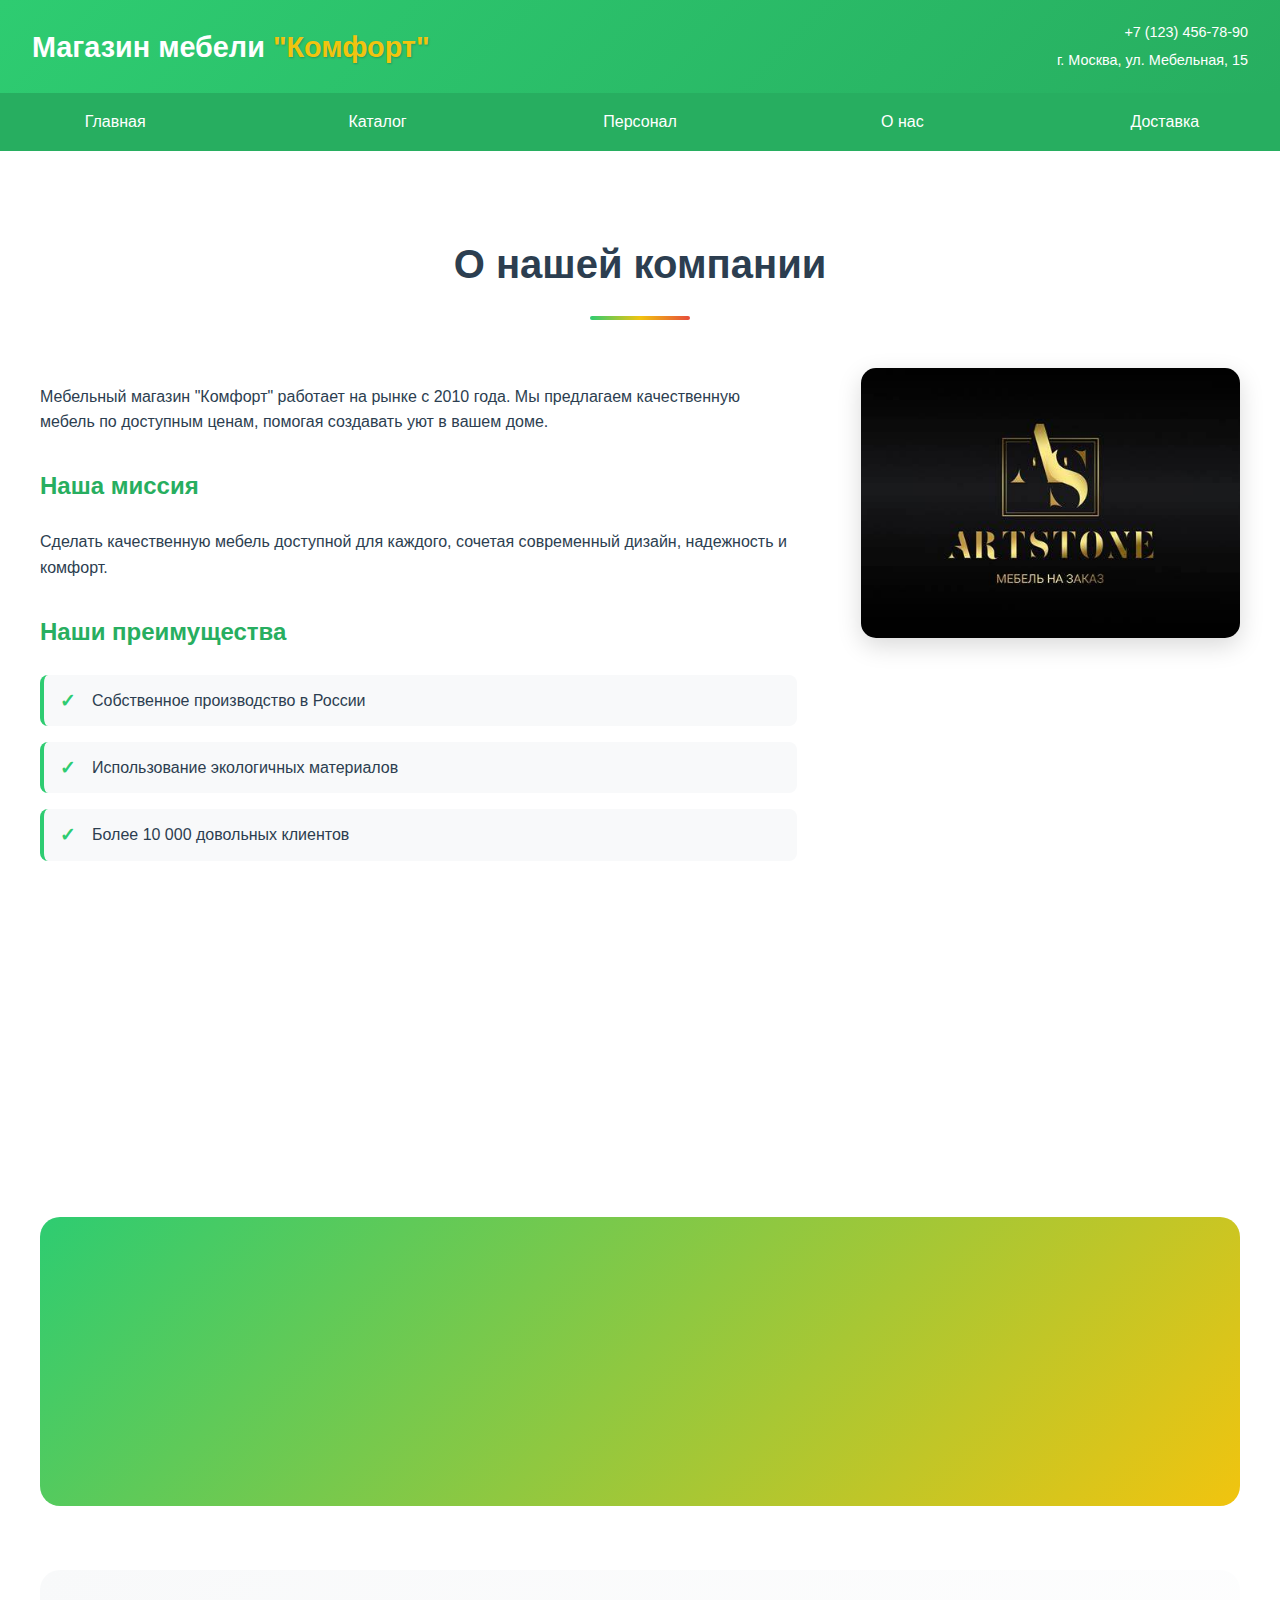
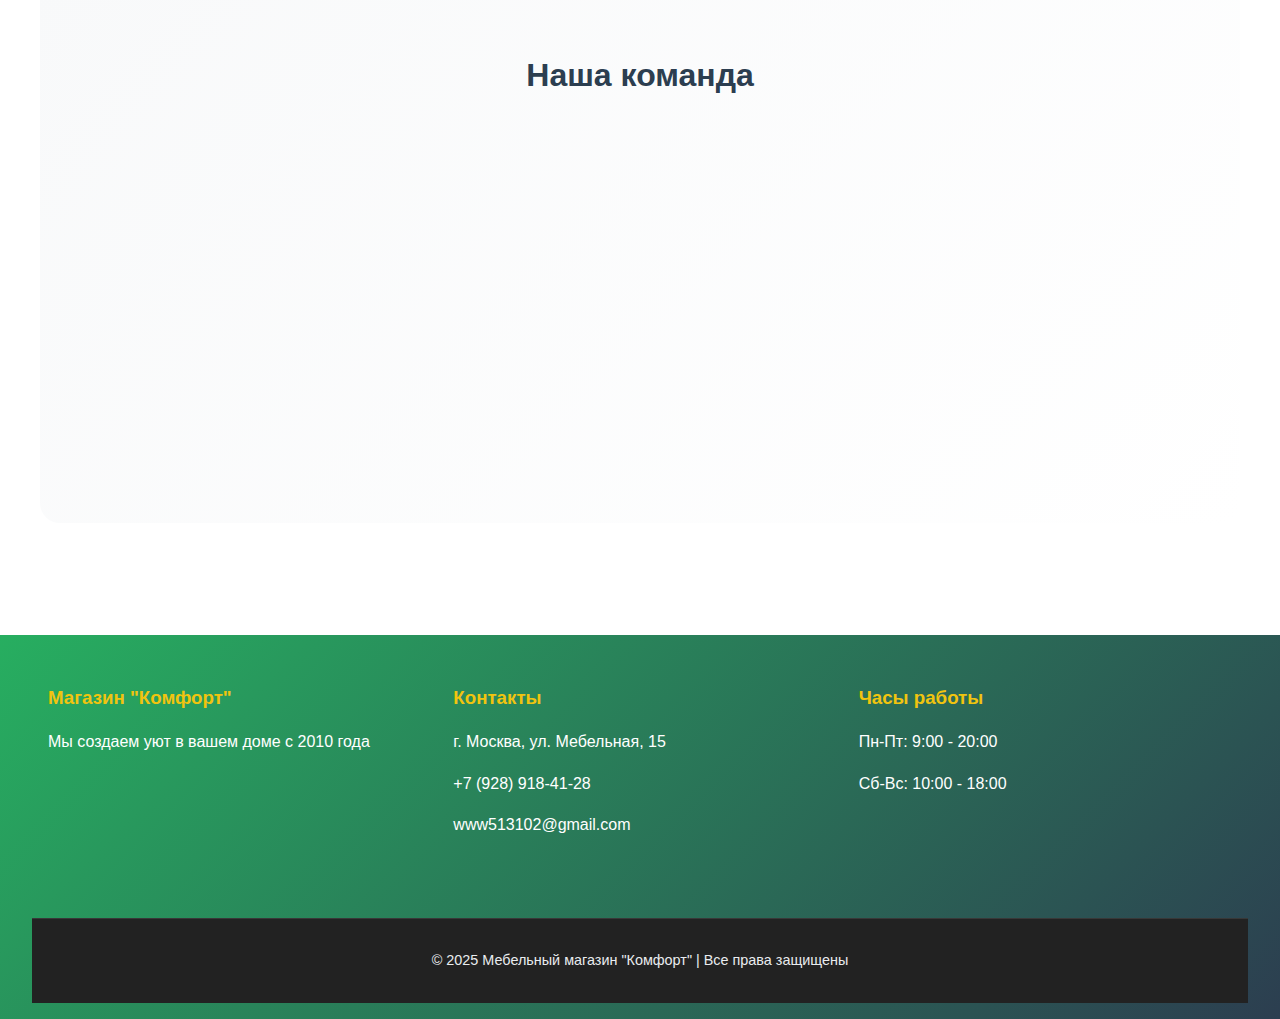
<file: abaut.html>
<!DOCTYPE html>
<html lang="ru">
<head>
    <meta charset="UTF-8">
    <meta name="viewport" content="width=device-width, initial-scale=1.0">
    <link rel="stylesheet" href="style.css">
    <title>О нас - Мебельный магазин "Комфорт"</title>
    <style>
        /* Цветовая схема */
        :root {
            --green-primary: #2ecc71;
            --green-dark: #27ae60;
            --green-light: #58d68d;
            --yellow-primary: #f1c40f;
            --yellow-dark: #f39c12;
            --yellow-light: #f7dc6f;
            --red-primary: #e74c3c;
            --red-dark: #c0392b;
            --red-light: #ec7063;
            --white: #ffffff;
            --gray-light: #f8f9fa;
            --gray-medium: #e9ecef;
            --gray-dark: #343a40;
            --text-dark: #2c3e50;
        }

        /* Общие стили */
        body {
            font-family: 'Arial', sans-serif;
            margin: 0;
            padding: 0;
            color: var(--text-dark);
            line-height: 1.6;
            background: var(--white);
        }

        /* Шапка */
        .main-header {
            background: linear-gradient(135deg, var(--green-primary) 0%, var(--green-dark) 100%);
            color: var(--white);
            padding: 1rem 2rem;
            display: flex;
            justify-content: space-between;
            align-items: center;
            box-shadow: 0 4px 12px rgba(46, 204, 113, 0.3);
        }

        .logo-container h1 {
            margin: 0;
            font-size: 1.8em;
        }

        .logo-container span {
            color: var(--yellow-primary);
            text-shadow: 1px 1px 2px rgba(0,0,0,0.2);
        }

        .header-contacts p {
            margin: 5px 0;
            text-align: right;
            font-weight: 500;
        }

        /* Навигация */
        .main-nav {
            background: var(--green-dark);
            padding: 0;
        }

        .main-nav ul {
            list-style: none;
            padding: 0;
            margin: 0;
            display: flex;
        }

        .main-nav li {
            flex: 1;
            text-align: center;
        }

        .main-nav a {
            color: var(--white);
            text-decoration: none;
            padding: 1rem 0;
            display: block;
            font-weight: 500;
            transition: all 0.3s ease;
            position: relative;
        }

        .main-nav a:hover {
            background: var(--yellow-primary);
            color: var(--text-dark);
        }

        .main-nav a::after {
            content: '';
            position: absolute;
            bottom: 0;
            left: 50%;
            width: 0;
            height: 3px;
            background: var(--yellow-primary);
            transition: all 0.3s ease;
            transform: translateX(-50%);
        }

        .main-nav a:hover::after {
            width: 80%;
        }

        /* Основной контент */
        .main-content {
            padding: 3rem 2rem;
            max-width: 1200px;
            margin: 0 auto;
        }

        .section-title {
            text-align: center;
            margin-bottom: 3rem;
            color: var(--text-dark);
            font-size: 2.5em;
            position: relative;
        }

        .section-title::after {
            content: '';
            display: block;
            width: 100px;
            height: 4px;
            background: linear-gradient(90deg, var(--green-primary), var(--yellow-primary), var(--red-primary));
            margin: 20px auto;
            border-radius: 2px;
        }

        /* Секция "О нас" */
        .about-content {
            display: grid;
            grid-template-columns: 2fr 1fr;
            gap: 4rem;
            margin-bottom: 4rem;
            align-items: start;
        }

        .about-text h3 {
            color: var(--green-dark);
            margin-top: 2rem;
            font-size: 1.5em;
        }

        .about-text h3:first-child {
            margin-top: 0;
        }

        .advantages-list {
            margin: 1.5rem 0;
            padding: 0;
            list-style: none;
        }

        .advantages-list li {
            margin-bottom: 1rem;
            padding: 0.8rem 1rem 0.8rem 3rem;
            background: var(--gray-light);
            border-radius: 8px;
            position: relative;
            transition: all 0.3s ease;
            border-left: 4px solid var(--green-primary);
        }

        .advantages-list li:hover {
            transform: translateX(10px);
            background: var(--white);
            box-shadow: 0 4px 12px rgba(0,0,0,0.1);
        }

        .advantages-list li::before {
            content: '✓';
            position: absolute;
            left: 1rem;
            top: 50%;
            transform: translateY(-50%);
            color: var(--green-primary);
            font-weight: bold;
            font-size: 1.2em;
        }

        .about-image {
            position: relative;
        }

        .about-image img {
            width: 100%;
            border-radius: 15px;
            box-shadow: 0 8px 25px rgba(0,0,0,0.15);
            transition: all 0.3s ease;
        }

        .about-image img:hover {
            transform: scale(1.02);
            box-shadow: 0 12px 35px rgba(0,0,0,0.2);
        }

        /* Команда */
        .team-section {
            margin-top: 4rem;
            padding: 3rem 0;
            background: linear-gradient(135deg, var(--gray-light) 0%, var(--white) 100%);
            border-radius: 20px;
        }

        .team-section h3 {
            text-align: center;
            color: var(--text-dark);
            font-size: 2em;
            margin-bottom: 2rem;
        }

        .team-grid {
            display: grid;
            grid-template-columns: repeat(auto-fit, minmax(280px, 1fr));
            gap: 2rem;
            max-width: 1000px;
            margin: 0 auto;
            padding: 0 2rem;
        }

        .team-member {
            background: var(--white);
            padding: 2rem;
            border-radius: 15px;
            text-align: center;
            box-shadow: 0 5px 20px rgba(0,0,0,0.1);
            transition: all 0.3s ease;
            position: relative;
            overflow: hidden;
        }

        .team-member::before {
            content: '';
            position: absolute;
            top: 0;
            left: 0;
            right: 0;
            height: 4px;
            background: linear-gradient(90deg, var(--green-primary), var(--yellow-primary), var(--red-primary));
        }

        .team-member:hover {
            transform: translateY(-10px);
            box-shadow: 0 15px 40px rgba(0,0,0,0.15);
        }

        .team-member img {
            width: 120px;
            height: 120px;
            border-radius: 50%;
            object-fit: cover;
            margin-bottom: 1.5rem;
            border: 4px solid;
            transition: all 0.3s ease;
        }

        .team-member:nth-child(1) img {
            border-color: var(--green-primary);
        }
        .team-member:nth-child(2) img {
            border-color: var(--yellow-primary);
        }
        .team-member:nth-child(3) img {
            border-color: var(--red-primary);
        }

        .team-member h4 {
            color: var(--text-dark);
            margin: 1rem 0 0.5rem;
            font-size: 1.3em;
        }

        .team-member p {
            color: var(--green-dark);
            font-weight: 500;
            margin: 0;
            padding: 0.3rem 1rem;
            background: var(--gray-light);
            border-radius: 15px;
            display: inline-block;
        }

        /* Статистика */
        .stats-section {
            background: linear-gradient(135deg, var(--green-primary) 0%, var(--yellow-primary) 100%);
            color: var(--white);
            padding: 4rem 2rem;
            margin: 4rem 0;
            border-radius: 20px;
            text-align: center;
        }

        .stats-grid {
            display: grid;
            grid-template-columns: repeat(auto-fit, minmax(200px, 1fr));
            gap: 2rem;
            max-width: 1000px;
            margin: 0 auto;
        }

        .stat-item {
            padding: 1.5rem;
        }

        .stat-number {
            display: block;
            font-size: 3em;
            font-weight: bold;
            margin-bottom: 0.5rem;
            text-shadow: 2px 2px 4px rgba(0,0,0,0.2);
        }

        .stat-text {
            font-size: 1.1em;
            opacity: 0.9;
        }

        /* Футер */
        .main-footer {
            background: linear-gradient(135deg, var(--green-dark) 0%, var(--text-dark) 100%);
            color: var(--white);
            padding: 3rem 2rem 1rem;
            margin-top: 4rem;
        }

        .footer-grid {
            display: grid;
            grid-template-columns: repeat(auto-fit, minmax(250px, 1fr));
            gap: 2rem;
            max-width: 1200px;
            margin: 0 auto;
        }

        .footer-section h3 {
            color: var(--yellow-primary);
            margin-bottom: 1rem;
        }

        .footer-bottom {
            border-top: 1px solid rgba(255,255,255,0.1);
            margin-top: 2rem;
            padding-top: 1rem;
            text-align: center;
            color: var(--gray-medium);
        }

        /* Анимации */
        @keyframes fadeInUp {
            from {
                opacity: 0;
                transform: translateY(30px);
            }
            to {
                opacity: 1;
                transform: translateY(0);
            }
        }

        .about-section {
            animation: fadeInUp 0.8s ease-out;
        }

        .team-section {
            animation: fadeInUp 0.8s ease-out 0.2s both;
        }

        .stats-section {
            animation: fadeInUp 0.8s ease-out 0.4s both;
        }

        /* Адаптивность */
        @media (max-width: 768px) {
            .about-content {
                grid-template-columns: 1fr;
                gap: 2rem;
            }

            .main-nav ul {
                flex-direction: column;
            }

            .main-header {
                flex-direction: column;
                text-align: center;
                gap: 1rem;
            }

            .header-contacts p {
                text-align: center;
            }

            .section-title {
                font-size: 2em;
            }

            .team-grid {
                grid-template-columns: 1fr;
                padding: 0 1rem;
            }

            .stats-grid {
                grid-template-columns: repeat(2, 1fr);
            }
        }

        @media (max-width: 480px) {
            .stats-grid {
                grid-template-columns: 1fr;
            }
            
            .main-content {
                padding: 2rem 1rem;
            }
        }
    </style>
</head>
<body>
    
    <header class="main-header">
        <div class="logo-container">
            <h1>Магазин мебели <span>"Комфорт"</span></h1>
        </div>
        <div class="header-contacts">
            <p>+7 (123) 456-78-90</p>
            <p>г. Москва, ул. Мебельная, 15</p>
        </div>
    </header>

    <nav class="main-nav">
        <ul>
            <li><a href="index.html">Главная</a></li>
            <li><a href="catalog.html">Каталог</a></li>
            <li><a href="main.html">Персонал</a></li>
            <li><a href="abaut.html">О нас</a></li>
            <li><a href="delivery.html">Доставка</a></li>
        </ul>
    </nav>
    
    <main class="main-content">
        <section class="about-section">
            <h2 class="section-title">О нашей компании</h2>
            
            <div class="about-content">
                <div class="about-text">
                    <p>Мебельный магазин "Комфорт" работает на рынке с 2010 года. Мы предлагаем качественную мебель по доступным ценам, помогая создавать уют в вашем доме.</p>
                    
                    <h3>Наша миссия</h3>
                    <p>Сделать качественную мебель доступной для каждого, сочетая современный дизайн, надежность и комфорт.</p>
                    
                    <h3>Наши преимущества</h3>
                    <ul class="advantages-list">
                        <li>Собственное производство в России</li>
                        <li>Использование экологичных материалов</li>
                        <li>Более 10 000 довольных клиентов</li>
                        <li>Профессиональные дизайнеры в штате</li>
                        <li>Гарантия на всю продукцию 5 лет</li>
                        <li>Бесплатная доставка по Москве</li>
                        <li>Рассрочка 0% на 12 месяцев</li>
                    </ul>
                </div>
                
                <div class="about-image">
                    <img src="./logo.jpg" alt="Наш магазин">
                </div>
            </div>

            <div class="stats-section">
                <div class="stats-grid">
                    <div class="stat-item">
                        <span class="stat-number">15+</span>
                        <span class="stat-text">лет на рынке</span>
                    </div>
                    <div class="stat-item">
                        <span class="stat-number">10K+</span>
                        <span class="stat-text">довольных клиентов</span>
                    </div>
                    <div class="stat-item">
                        <span class="stat-number">500+</span>
                        <span class="stat-text">моделей мебели</span>
                    </div>
                    <div class="stat-item">
                        <span class="stat-number">24/7</span>
                        <span class="stat-text">поддержка клиентов</span>
                    </div>
                </div>
            </div>
            
            <div class="team-section">
                <h3>Наша команда</h3>
                <div class="team-grid">
                    <div class="team-member">
                        <img src="./director.jpg" alt="Директор">
                        <h4>Павел Дуров</h4>
                        <p>Директор, основатель компании</p>
                    </div>
                    <div class="team-member">
                        <img src="./designer.jpg" alt="Дизайнер">
                        <h4>Петрова Мария</h4>
                        <p>Главный дизайнер</p>
                    </div>
                    <div class="team-member">
                        <img src="./ilon.jpg" alt="Менеджер">
                        <h4>Илон Маск</h4>
                        <p>Менеджер по продажам</p>
                    </div>
                </div>
            </div>
        </section>
    </main>

    <footer class="main-footer">
        <div class="footer-grid">
            <div class="footer-section">
                <h3>Магазин "Комфорт"</h3>
                <p>Мы создаем уют в вашем доме с 2010 года</p>
            </div>
            <div class="footer-section">
                <h3>Контакты</h3>
                <p>г. Москва, ул. Мебельная, 15</p>
                <p>+7 (928) 918-41-28</p>
                <p>www513102@gmail.com</p>
            </div>
            <div class="footer-section">
                <h3>Часы работы</h3>
                <p>Пн-Пт: 9:00 - 20:00</p>
                <p>Сб-Вс: 10:00 - 18:00</p>
            </div>
        </div>
        <div class="footer-bottom">
            <p>© 2025 Мебельный магазин "Комфорт" | Все права защищены</p>
        </div>
    </footer>

    <script>
        document.addEventListener('DOMContentLoaded', function() {
            const observerOptions = {
                threshold: 0.1,
                rootMargin: '0px 0px -50px 0px'
            };

            const observer = new IntersectionObserver(function(entries) {
                entries.forEach(entry => {
                    if (entry.isIntersecting) {
                        entry.target.style.opacity = '1';
                        entry.target.style.transform = 'translateY(0)';
                    }
                });
            }, observerOptions);


            const animatedElements = document.querySelectorAll('.team-member, .stat-item, .advantages-list li');
            animatedElements.forEach(el => {
                el.style.opacity = '0';
                el.style.transform = 'translateY(30px)';
                el.style.transition = 'opacity 0.6s ease, transform 0.6s ease';
                observer.observe(el);
            });
        });
    </script>
</body>
</html>
</file>
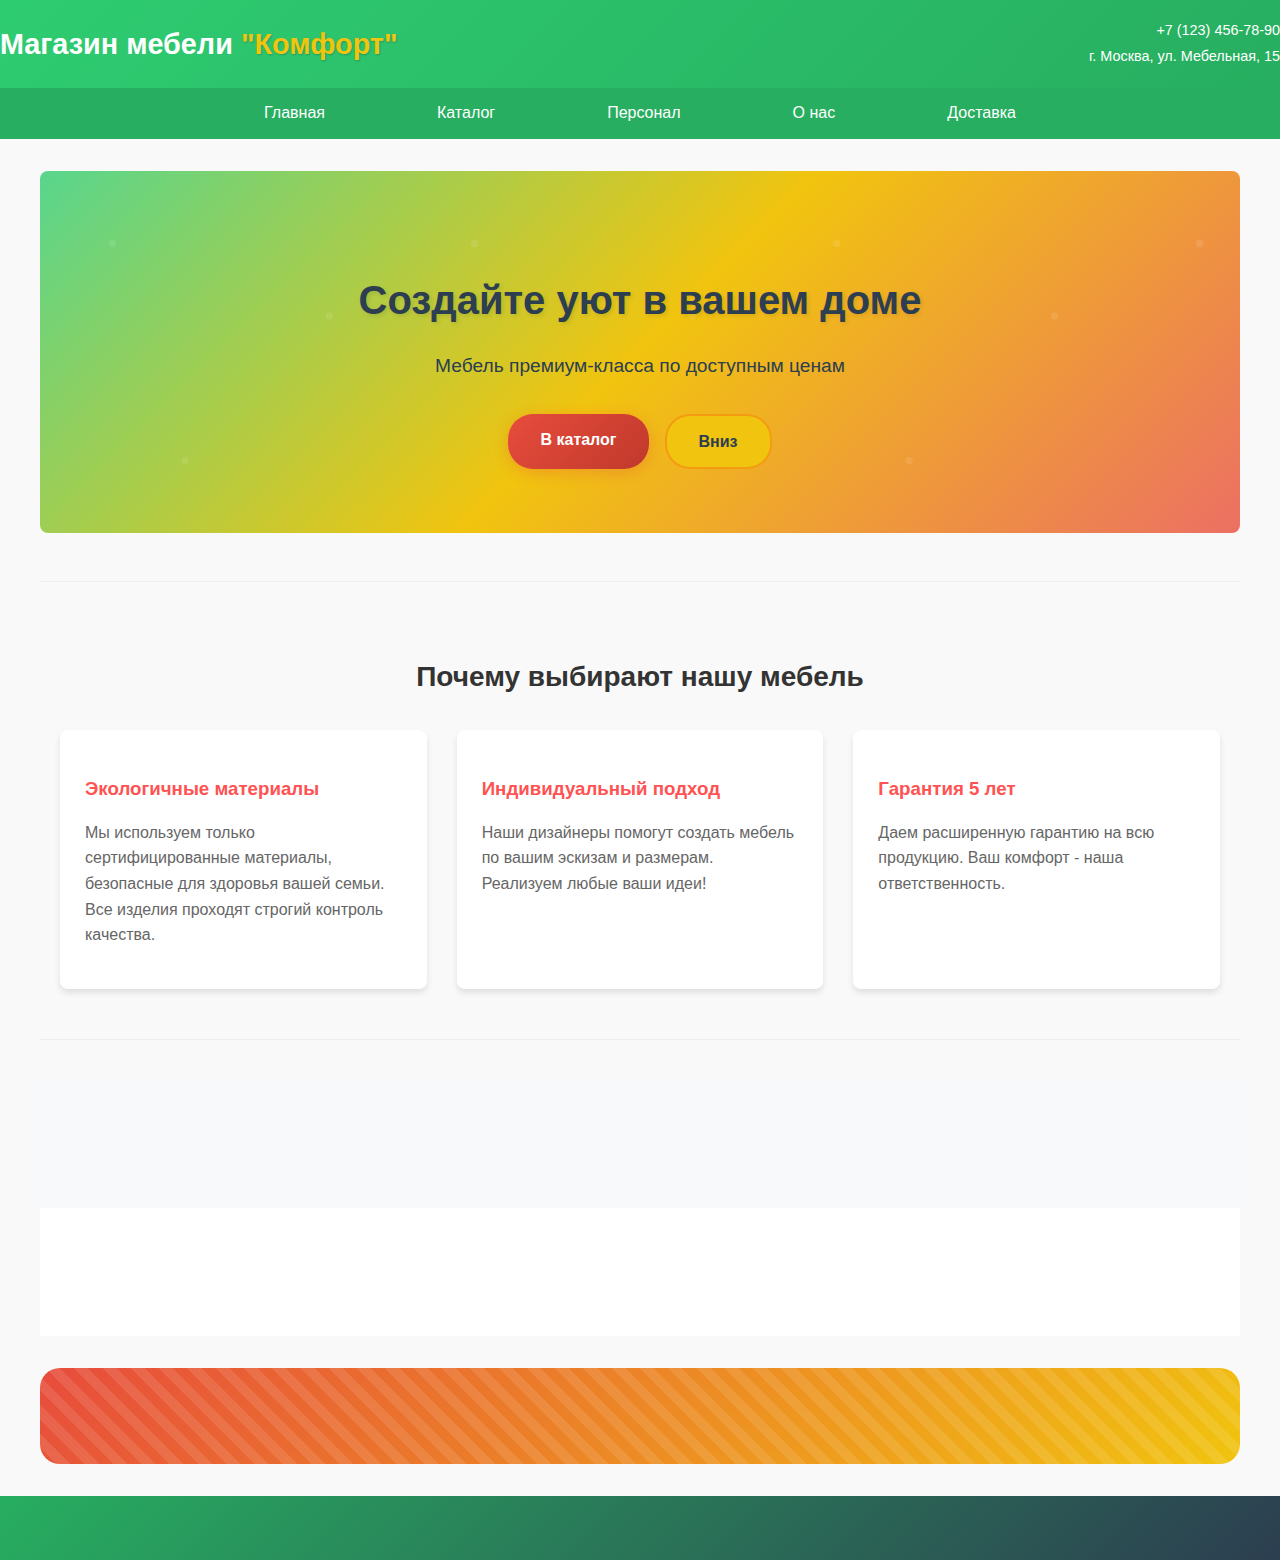
<file: catalog.html>
<!DOCTYPE html>
<html lang="ru">
<head>
    <meta charset="UTF-8">
    <meta name="viewport" content="width=device-width, initial-scale=1.0">
    <link rel="stylesheet" href="style.css">
    <link rel="stylesheet" href="./app.js">
    <title>Мебельный магазин "Комфорт"</title>
    <style>

        
        
        .main-nav ul li:nth-child(2) a:hover {
            color: #ff5252;
            transform: translateY(-2px);
        }
        
        .main-nav ul li:nth-child(2) a::after {
            content: '';
            position: absolute;
            bottom: 0;
            left: 0;
            width: 100%;
            height: 2px;
            background-color: #ff5252;
            transform: scaleX(0);
            transform-origin: right;
            transition: transform 0.5s cubic-bezier(0.65, 0, 0.35, 1);
        }
        
        .main-nav ul li:nth-child(2) a:hover::after {
            transform: scaleX(1);
            transform-origin: left;
        }
        
       
        .main-nav ul li:nth-child(2) a:active {
            transform: translateY(1px);
            color: #e04141;
        }
        
        .main-nav ul li:nth-child(2) a:active::after {
            background-color: #e04141;
            transform: scaleX(0.8);
        }
        
        
        html {
            scroll-behavior: smooth;
        }

      
        .info-section {
            background-color: #f9f9f9;
            padding: 50px 0;
            margin: 40px 0;
            border-top: 1px solid #eee;
            border-bottom: 1px solid #eee;
        }

        .info-container {
            max-width: 1200px;
            margin: 0 auto;
            padding: 0 20px;
        }

        .info-title {
            text-align: center;
            color: #333;
            margin-bottom: 30px;
            font-size: 28px;
        }

        .info-content {
            display: flex;
            flex-wrap: wrap;
            justify-content: space-between;
            gap: 30px;
        }

        .info-card {
            flex: 1 1 300px;
            background: white;
            padding: 25px;
            border-radius: 8px;
            box-shadow: 0 4px 6px rgba(0,0,0,0.1);
            transition: transform 0.3s ease;
        }

        .info-card:hover {
            transform: translateY(-5px);
        }

        .info-card h3 {
            color: #ff5252;
            margin-bottom: 15px;
        }

        .info-card p {
            color: #666;
            line-height: 1.6;
        }
    </style>
</head>
<body>
    
    <header class="main-header">
        <div class="logo-container">
            <h1>Магазин мебели <span>"Комфорт"</span></h1>
        </div>
        <div class="header-contacts">
            <p>+7 (123) 456-78-90</p>
            <p>г. Москва, ул. Мебельная, 15</p>
        </div>
    </header>

    <nav class="main-nav">
        <ul>
            <li><a href="index.html">Главная</a></li>
            <li><a href="catalog.html">Каталог</a></li>
            <li><a href="main.html">Персонал</a></li>
            <li><a href="abaut.html">О нас</a></li>
            <li><a href="delivery.html">Доставка</a></li>
        </ul>
    </nav>
    
    <main class="main-content">
        <section class="hero-banner">
            <div class="hero-text">
                <h2>Создайте уют в вашем доме</h2>
                <p>Мебель премиум-класса по доступным ценам</p>
                <div class="hero-buttons">
                    <a href="catalog.html" class="cta-button">В каталог</a>
                    <a href="#footer" class="secondary-button">Вниз</a>
                </div>
            </div>
        </section>

        <section class="info-section">
            <div class="info-container">
                <h2 class="info-title">Почему выбирают нашу мебель</h2>
                <div class="info-content">
                    <div class="info-card">
                        <h3>Экологичные материалы</h3>
                        <p>Мы используем только сертифицированные материалы, безопасные для здоровья вашей семьи. Все изделия проходят строгий контроль качества.</p>
                    </div>
                    <div class="info-card">
                        <h3>Индивидуальный подход</h3>
                        <p>Наши дизайнеры помогут создать мебель по вашим эскизам и размерам. Реализуем любые ваши идеи!</p>
                    </div>
                    <div class="info-card">
                        <h3>Гарантия 5 лет</h3>
                        <p>Даем расширенную гарантию на всю продукцию. Ваш комфорт - наша ответственность.</p>
                    </div>
                </div>
            </div>
        </section>

        
        <section class="features">
          
        </section>
        
        <section class="categories">
           
        </section>
        
        <section class="special-offer">
           
        </section>
    </main>
    
    <footer class="main-footer" id="footer">
      
    </footer>
    
    <script src="./app.js"></script>

</body>
</html>
</file>
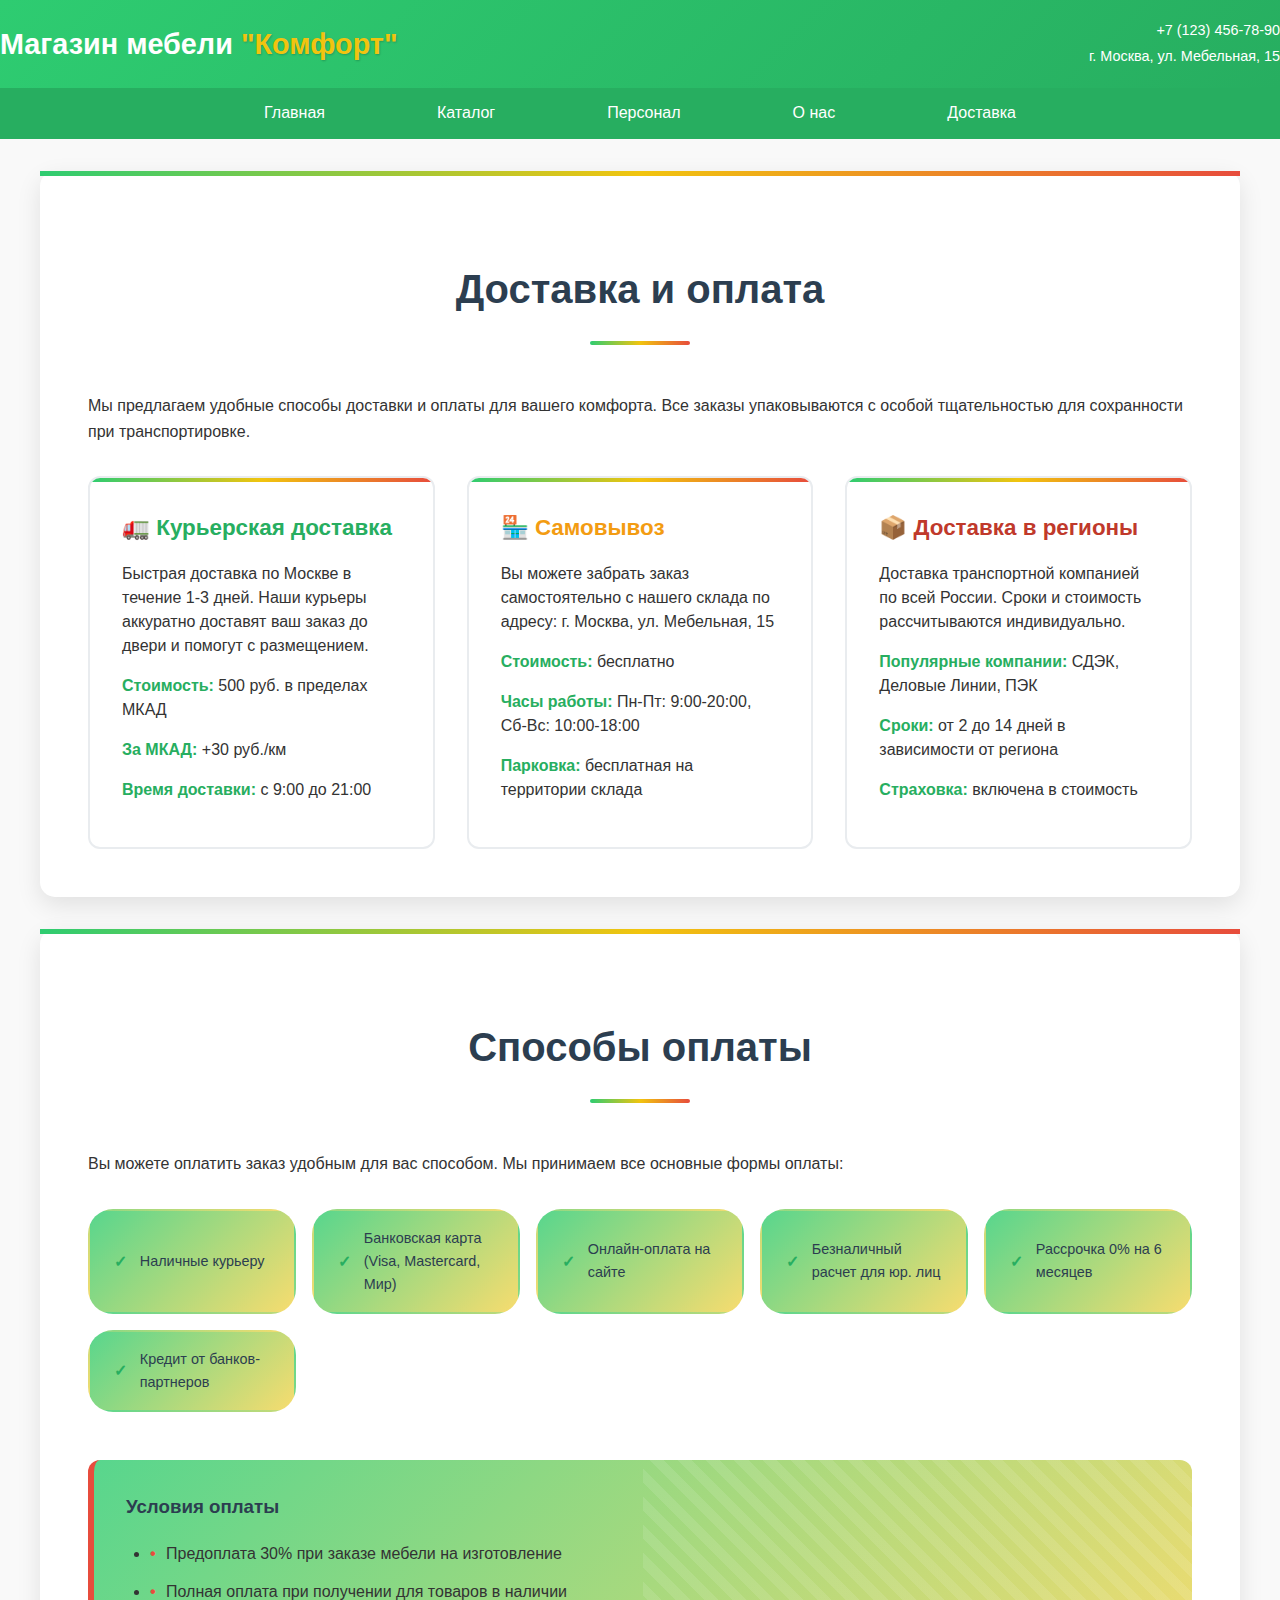
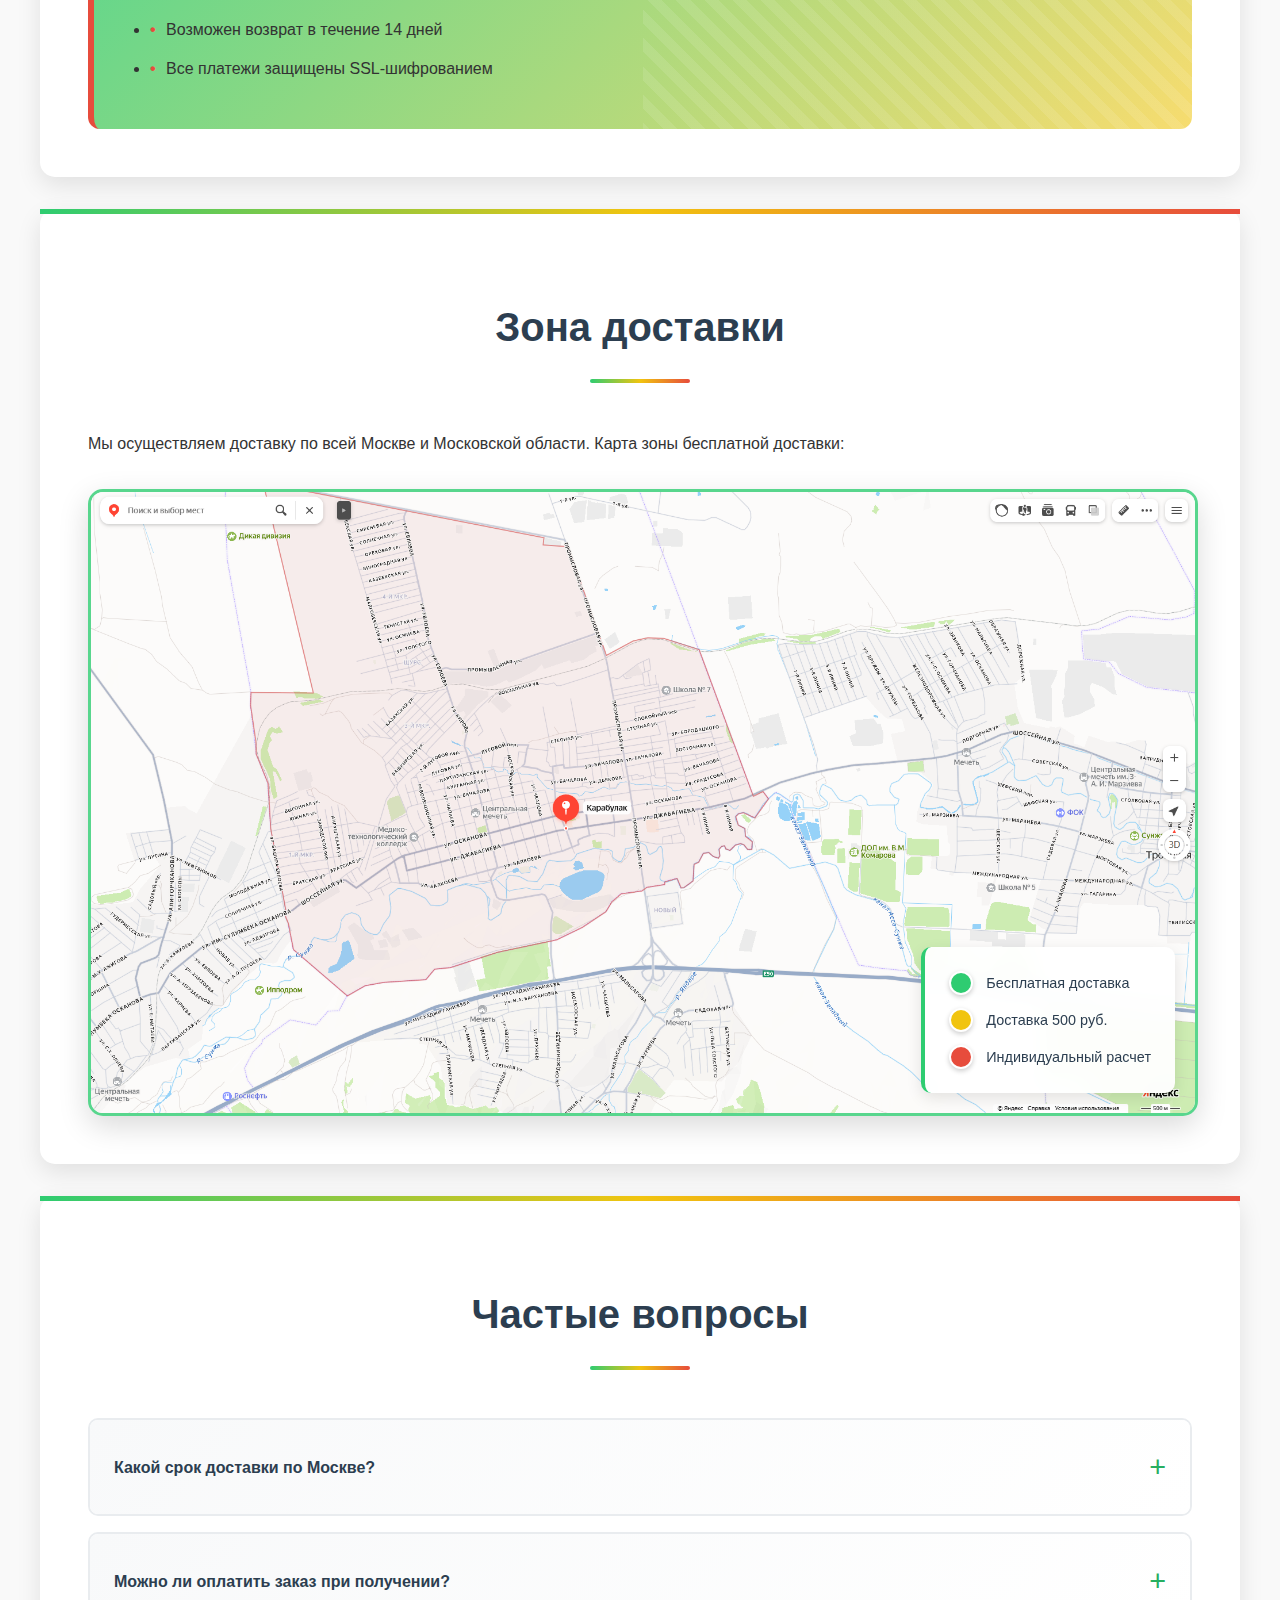
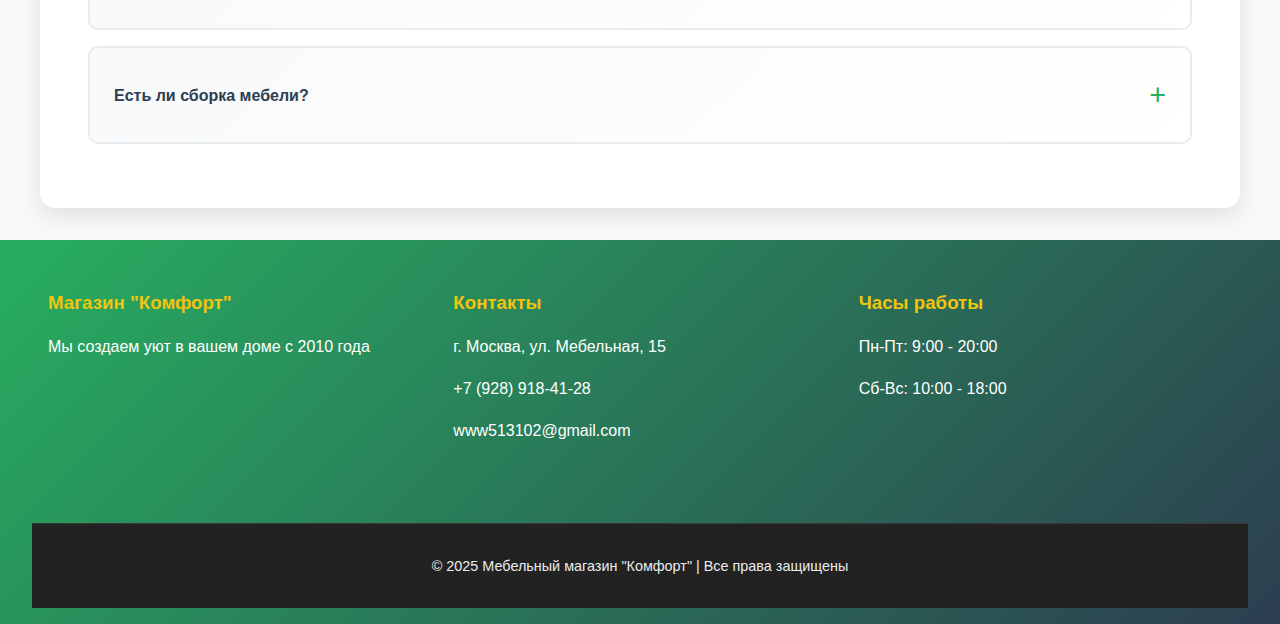
<file: delivery.html>
<!DOCTYPE html>
<html lang="ru">
<head>
    <meta charset="UTF-8">
    <meta name="viewport" content="width=device-width, initial-scale=1.0">
    <title>Доставка и оплата | Магазин мебели "Комфорт"</title>
    <link rel="stylesheet" href="style.css">
    <style>
        :root {
            --green-primary: #2ecc71;
            --green-dark: #27ae60;
            --green-light: #58d68d;
            --yellow-primary: #f1c40f;
            --yellow-dark: #f39c12;
            --yellow-light: #f7dc6f;
            --red-primary: #e74c3c;
            --red-dark: #c0392b;
            --red-light: #ec7063;
            --white: #ffffff;
            --gray-light: #f8f9fa;
            --gray-medium: #e9ecef;
            --gray-dark: #343a40;
            --text-dark: #2c3e50;
        }

        .delivery-section {
            background: var(--white);
            padding: 3rem;
            border-radius: 15px;
            box-shadow: 0 8px 25px rgba(0,0,0,0.1);
            margin-bottom: 2rem;
            border-top: 5px solid;
            border-image: linear-gradient(90deg, var(--green-primary), var(--yellow-primary), var(--red-primary)) 1;
        }
        
        .section-title {
            text-align: center;
            margin-bottom: 3rem;
            color: var(--text-dark);
            font-size: 2.5em;
            position: relative;
        }

        .section-title::after {
            content: '';
            display: block;
            width: 100px;
            height: 4px;
            background: linear-gradient(90deg, var(--green-primary), var(--yellow-primary), var(--red-primary));
            margin: 20px auto;
            border-radius: 2px;
        }
        
        .delivery-methods {
            display: grid;
            grid-template-columns: repeat(auto-fit, minmax(320px, 1fr));
            gap: 2rem;
            margin-top: 2rem;
        }
        
        .method-card {
            background: var(--white);
            border: 2px solid var(--gray-medium);
            padding: 2rem;
            border-radius: 12px;
            transition: all 0.3s ease;
            position: relative;
            overflow: hidden;
        }

        .method-card::before {
            content: '';
            position: absolute;
            top: 0;
            left: 0;
            right: 0;
            height: 4px;
            background: linear-gradient(90deg, var(--green-primary), var(--yellow-primary), var(--red-primary));
        }
        
        .method-card:hover {
            border-color: var(--green-primary);
            transform: translateY(-8px);
            box-shadow: 0 15px 35px rgba(46, 204, 113, 0.2);
        }
        
        .method-card h3 {
            color: var(--text-dark);
            margin-top: 0;
            margin-bottom: 1rem;
            font-size: 1.4rem;
            display: flex;
            align-items: center;
            gap: 0.5rem;
        }
        
        .method-card p {
            margin-bottom: 0.8rem;
            line-height: 1.5;
        }

        .method-card strong {
            color: var(--green-dark);
        }

        /* Цветовые акценты для разных методов доставки */
        .method-card:nth-child(1) h3 { color: var(--green-dark); }
        .method-card:nth-child(2) h3 { color: var(--yellow-dark); }
        .method-card:nth-child(3) h3 { color: var(--red-dark); }
        
        .payment-methods {
            display: grid;
            grid-template-columns: repeat(auto-fit, minmax(200px, 1fr));
            gap: 1rem;
            margin-top: 2rem;
        }
        
        .payment-method {
            background: linear-gradient(135deg, var(--green-light), var(--yellow-light));
            color: var(--text-dark);
            padding: 1rem 1.5rem;
            border-radius: 25px;
            font-size: 0.9rem;
            display: flex;
            align-items: center;
            gap: 0.8rem;
            font-weight: 500;
            transition: all 0.3s ease;
            border: 2px solid transparent;
        }

        .payment-method:hover {
            transform: translateY(-3px);
            box-shadow: 0 5px 15px rgba(0,0,0,0.2);
            border-color: var(--green-primary);
        }
        
        .payment-method:before {
            content: "✓";
            color: var(--green-dark);
            font-weight: bold;
            font-size: 1.1em;
        }
        
        .delivery-map {
            width: 100%;
            height: 400px;
            background: linear-gradient(135deg, var(--gray-light), var(--white));
            margin-top: 2rem;
            border-radius: 12px;
            overflow: hidden;
            border: 2px solid var(--green-light);
            position: relative;
        }

        .delivery-map::before {
            content: 'Карта зоны доставки';
            position: absolute;
            top: 50%;
            left: 50%;
            transform: translate(-50%, -50%);
            color: var(--green-dark);
            font-size: 1.2em;
            font-weight: bold;
            z-index: 1;
        }
        
        .faq-container {
            margin-top: 3rem;
        }
        
        .faq-item {
            margin-bottom: 1rem;
            border: 2px solid var(--gray-medium);
            border-radius: 10px;
            overflow: hidden;
            transition: all 0.3s ease;
        }

        .faq-item:hover {
            border-color: var(--green-primary);
        }
        
        .faq-question {
            background: linear-gradient(135deg, var(--gray-light), var(--white));
            padding: 1.5rem;
            cursor: pointer;
            font-weight: 600;
            display: flex;
            justify-content: space-between;
            align-items: center;
            transition: all 0.3s ease;
            color: var(--text-dark);
        }
        
        .faq-question:hover {
            background: linear-gradient(135deg, var(--green-light), var(--yellow-light));
        }
        
        .faq-question:after {
            content: "+";
            font-size: 1.8rem;
            color: var(--green-dark);
            font-weight: normal;
            transition: all 0.3s ease;
        }
        
        .faq-question.active:after {
            content: "-";
            color: var(--red-primary);
        }
        
        .faq-answer {
            padding: 0 1.5rem;
            max-height: 0;
            overflow: hidden;
            transition: max-height 0.4s ease, padding 0.3s ease;
            background: var(--white);
        }
        
        .faq-question.active + .faq-answer {
            padding: 1.5rem;
            max-height: 500px;
        }
        
        .delivery-terms {
            margin-top: 3rem;
            background: linear-gradient(135deg, var(--green-light), var(--yellow-light));
            padding: 2rem;
            border-radius: 12px;
            border-left: 6px solid var(--red-primary);
            position: relative;
            overflow: hidden;
        }

        .delivery-terms::before {
            content: '';
            position: absolute;
            top: -50%;
            right: -50%;
            width: 100%;
            height: 200%;
            background: repeating-linear-gradient(
                45deg,
                transparent,
                transparent 10px,
                rgba(255,255,255,0.1) 10px,
                rgba(255,255,255,0.1) 20px
            );
            animation: shine 3s linear infinite;
        }
        
        .delivery-terms h3 {
            margin-top: 0;
            color: var(--text-dark);
            position: relative;
            z-index: 2;
        }
        
        .terms-list {
            padding-left: 1.5rem;
            position: relative;
            z-index: 2;
        }
        
        .terms-list li {
            margin-bottom: 0.8rem;
            position: relative;
            padding-left: 1rem;
        }

        .terms-list li::before {
            content: '•';
            color: var(--red-primary);
            font-weight: bold;
            position: absolute;
            left: 0;
        }

        @keyframes shine {
            0% { transform: translateX(-100%) translateY(-100%) rotate(45deg); }
            100% { transform: translateX(100%) translateY(100%) rotate(45deg); }
        }

        /* Анимации */
        @keyframes fadeInUp {
            from {
                opacity: 0;
                transform: translateY(30px);
            }
            to {
                opacity: 1;
                transform: translateY(0);
            }
        }

        .delivery-section {
            animation: fadeInUp 0.6s ease-out;
        }

        .method-card {
            animation: fadeInUp 0.6s ease-out;
        }

        .method-card:nth-child(1) { animation-delay: 0.1s; }
        .method-card:nth-child(2) { animation-delay: 0.2s; }
        .method-card:nth-child(3) { animation-delay: 0.3s; }

        /* Адаптивность */
        @media (max-width: 768px) {
            .delivery-section {
                padding: 2rem 1rem;
            }
            
            .delivery-methods {
                grid-template-columns: 1fr;
            }
            
            .payment-methods {
                grid-template-columns: 1fr;
            }
            
            .section-title {
                font-size: 2em;
            }
        }
    </style>
</head>
<body>
    
    <header class="main-header">
        <div class="logo-container">
            <h1>Магазин мебели <span>"Комфорт"</span></h1>
        </div>
        <div class="header-contacts">
            <p>+7 (123) 456-78-90</p>
            <p>г. Москва, ул. Мебельная, 15</p>
        </div>
    </header>

    <nav class="main-nav">
        <ul>
            <li><a href="index.html">Главная</a></li>
            <li><a href="catalog.html">Каталог</a></li>
            <li><a href="main.html">Персонал</a></li>
            <li><a href="abaut.html">О нас</a></li>
            <li><a href="delivery.html" class="active">Доставка</a></li>
        </ul>
    </nav>
    

    <main class="main-content">
        <section class="delivery-section">
            <h2 class="section-title">Доставка и оплата</h2>
            <p>Мы предлагаем удобные способы доставки и оплаты для вашего комфорта. Все заказы упаковываются с особой тщательностью для сохранности при транспортировке.</p>
            
            <div class="delivery-methods">
                <div class="method-card">
                    <h3>🚛 Курьерская доставка</h3>
                    <p>Быстрая доставка по Москве в течение 1-3 дней. Наши курьеры аккуратно доставят ваш заказ до двери и помогут с размещением.</p>
                    <p><strong>Стоимость:</strong> 500 руб. в пределах МКАД</p>
                    <p><strong>За МКАД:</strong> +30 руб./км</p>
                    <p><strong>Время доставки:</strong> с 9:00 до 21:00</p>
                </div>
                
                <div class="method-card">
                    <h3>🏪 Самовывоз</h3>
                    <p>Вы можете забрать заказ самостоятельно с нашего склада по адресу: г. Москва, ул. Мебельная, 15</p>
                    <p><strong>Стоимость:</strong> бесплатно</p>
                    <p><strong>Часы работы:</strong> Пн-Пт: 9:00-20:00, Сб-Вс: 10:00-18:00</p>
                    <p><strong>Парковка:</strong> бесплатная на территории склада</p>
                </div>
                
                <div class="method-card">
                    <h3>📦 Доставка в регионы</h3>
                    <p>Доставка транспортной компанией по всей России. Сроки и стоимость рассчитываются индивидуально.</p>
                    <p><strong>Популярные компании:</strong> СДЭК, Деловые Линии, ПЭК</p>
                    <p><strong>Сроки:</strong> от 2 до 14 дней в зависимости от региона</p>
                    <p><strong>Страховка:</strong> включена в стоимость</p>
                </div>
            </div>
        </section>
        
        <section class="delivery-section">
            <h2 class="section-title">Способы оплаты</h2>
            <p>Вы можете оплатить заказ удобным для вас способом. Мы принимаем все основные формы оплаты:</p>
            
            <div class="payment-methods">
                <span class="payment-method">Наличные курьеру</span>
                <span class="payment-method">Банковская карта (Visa, Mastercard, Мир)</span>
                <span class="payment-method">Онлайн-оплата на сайте</span>
                <span class="payment-method">Безналичный расчет для юр. лиц</span>
                <span class="payment-method">Рассрочка 0% на 6 месяцев</span>
                <span class="payment-method">Кредит от банков-партнеров</span>
            </div>
            
            <div class="delivery-terms">
                <h3>Условия оплаты</h3>
                <ul class="terms-list">
                    <li>Предоплата 30% при заказе мебели на изготовление</li>
                    <li>Полная оплата при получении для товаров в наличии</li>
                    <li>Возможен возврат в течение 14 дней</li>
                    <li>Все платежи защищены SSL-шифрованием</li>
                </ul>
            </div>
        </section>
        
<section class="delivery-section">
    <h2 class="section-title">Зона доставки</h2>
    <p>Мы осуществляем доставку по всей Москве и Московской области. Карта зоны бесплатной доставки:</p>
    
    <div class="delivery-map-container">
        <img src="./Снимок экрана (18).png" alt="Карта зоны доставки по Москве и Московской области" class="delivery-map-image">
        <div class="map-overlay">
            <div class="map-legend">
                <div class="legend-item">
                    <span class="legend-color" style="background: var(--green-primary);"></span>
                    <span>Бесплатная доставка</span>
                </div>
                <div class="legend-item">
                    <span class="legend-color" style="background: var(--yellow-primary);"></span>
                    <span>Доставка 500 руб.</span>
                </div>
                <div class="legend-item">
                    <span class="legend-color" style="background: var(--red-primary);"></span>
                    <span>Индивидуальный расчет</span>
                </div>
            </div>
        </div>
    </div>
</section>

        <section class="delivery-section">
            <h2 class="section-title">Частые вопросы</h2>
            <div class="faq-container">
                <div class="faq-item">
                    <div class="faq-question">Какой срок доставки по Москве?</div>
                    <div class="faq-answer">
                        Доставка по Москве осуществляется в течение 1-3 рабочих дней. Точную дату доставки согласует с вами наш менеджер после оформления заказа.
                    </div>
                </div>
                <div class="faq-item">
                    <div class="faq-question">Можно ли оплатить заказ при получении?</div>
                    <div class="faq-answer">
                        Да, вы можете оплатить заказ наличными или банковской картой при получении. Для товаров под заказ требуется предоплата 30%.
                    </div>
                </div>
                <div class="faq-item">
                    <div class="faq-question">Есть ли сборка мебели?</div>
                    <div class="faq-answer">
                        Да, мы предлагаем услугу сборки мебели. Стоимость сборки зависит от сложности мебели и составляет от 10% от стоимости заказа.
                    </div>
                </div>
            </div>
        </section>
    </main>

    <footer class="main-footer">
        <div class="footer-grid">
            <div class="footer-section">
                <h3>Магазин "Комфорт"</h3>
                <p>Мы создаем уют в вашем доме с 2010 года</p>
            </div>
            <div class="footer-section">
                <h3>Контакты</h3>
                <p>г. Москва, ул. Мебельная, 15</p>
                <p>+7 (928) 918-41-28</p>
                <p>www513102@gmail.com</p>
            </div>
            <div class="footer-section">
                <h3>Часы работы</h3>
                <p>Пн-Пт: 9:00 - 20:00</p>
                <p>Сб-Вс: 10:00 - 18:00</p>
            </div>
        </div>
        <div class="footer-bottom">
            <p>© 2025 Мебельный магазин "Комфорт" | Все права защищены</p>
        </div>
    </footer>

    <script>

        document.addEventListener('DOMContentLoaded', function() {
            const faqQuestions = document.querySelectorAll('.faq-question');
            
            faqQuestions.forEach(question => {
                question.addEventListener('click', function() {

                    faqQuestions.forEach(q => {
                        if (q !== question) {
                            q.classList.remove('active');
                            q.nextElementSibling.style.maxHeight = '0';
                            q.nextElementSibling.style.padding = '0 1.5rem';
                        }
                    });
                    

                    this.classList.toggle('active');
                    const answer = this.nextElementSibling;
                    
                    if (this.classList.contains('active')) {
                        answer.style.maxHeight = answer.scrollHeight + 'px';
                        answer.style.padding = '1.5rem';
                    } else {
                        answer.style.maxHeight = '0';
                        answer.style.padding = '0 1.5rem';
                    }
                });
            });
        });
    </script>
</body>
</html>
</file>
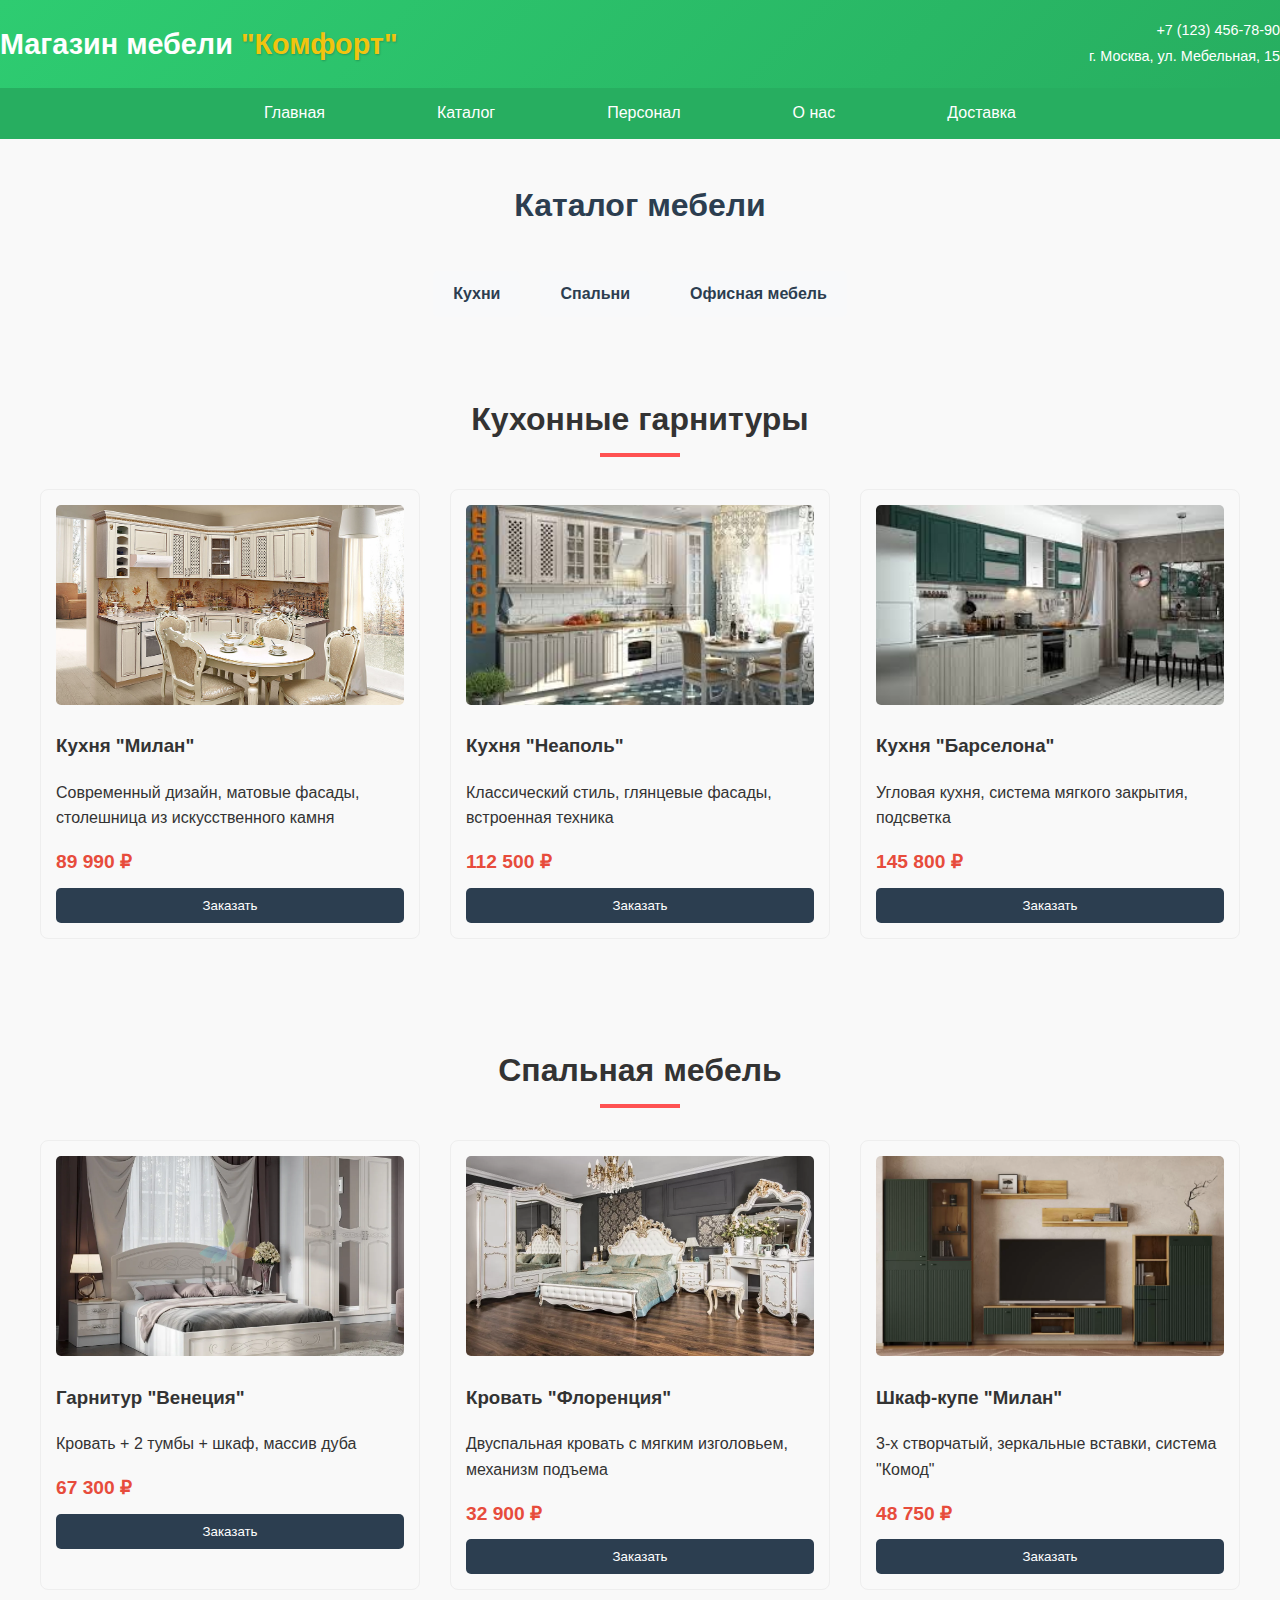
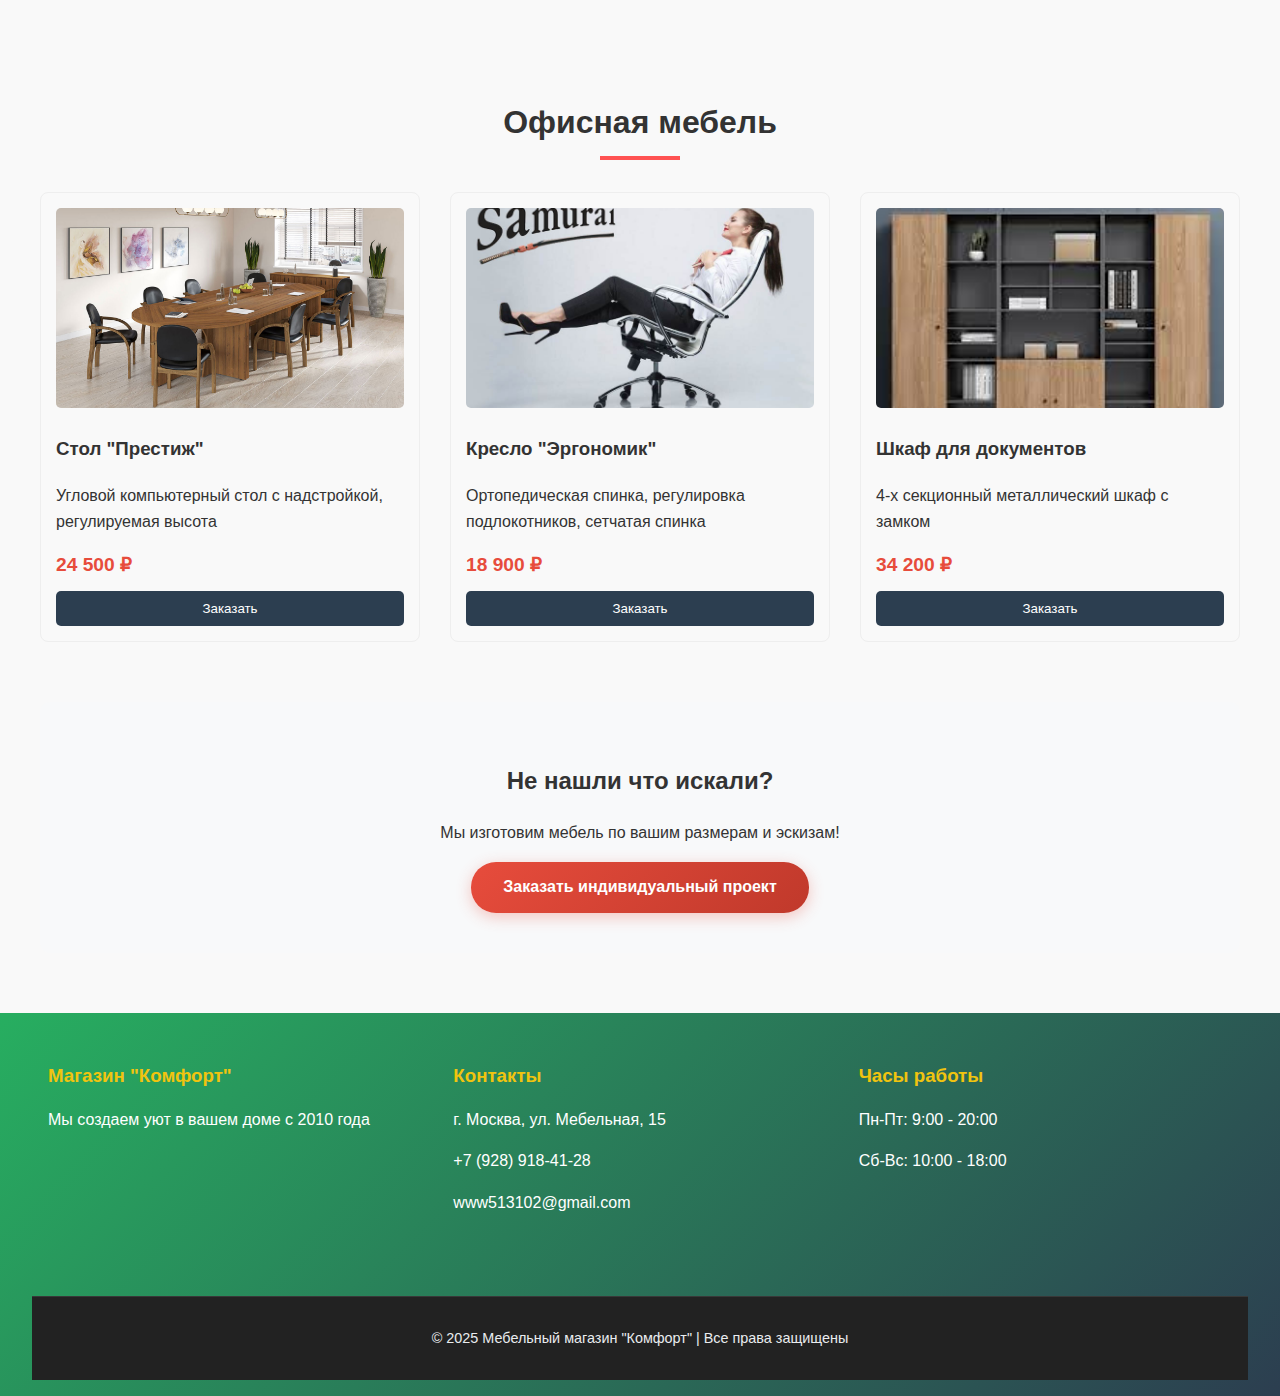
<file: office.html>
<!DOCTYPE html>
<html lang="ru">
<head>
    <meta charset="UTF-8">
    <meta name="viewport" content="width=device-width, initial-scale=1.0">
    <link rel="stylesheet" href="style.css">
    <link rel="stylesheet" href="./app.js">
    <title>Каталог мебели | Комфорт</title>
    <style>

.catalog-page {
    padding: 20px;
    max-width: 1200px;
    margin: 0 auto;
}

.catalog-title {
    text-align: center;
    margin-bottom: 40px;
    color: #2c3e50;
}

.catalog-categories {
    display: flex;
    justify-content: center;
    gap: 20px;
    margin-bottom: 30px;
}

.category-jump-link {
    padding: 10px 20px;
    background-color: #f8f9fa;
    border-radius: 5px;
    text-decoration: none;
    color: #2c3e50;
    font-weight: bold;
    transition: all 0.3s;
}

.category-jump-link:hover {
    background-color: #e74c3c;
    color: white;
}

.catalog-section {
    margin-bottom: 60px;
    padding-top: 20px; 
}

.products-grid {
    display: grid;
    grid-template-columns: repeat(auto-fill, minmax(300px, 1fr));
    gap: 30px;
    margin-top: 20px;
}

.product-card {
    border: 1px solid #eee;
    border-radius: 8px;
    padding: 15px;
    transition: transform 0.3s;
}

.product-card:hover {
    transform: translateY(-5px);
    box-shadow: 0 5px 15px rgba(0,0,0,0.1);
}

.product-card img {
    width: 100%;
    height: 200px;
    object-fit: cover;
    border-radius: 5px;
}

.product-price {
    font-weight: bold;
    font-size: 1.2em;
    color: #e74c3c;
    margin: 10px 0;
}

.buy-button {
    width: 100%;
    padding: 10px;
    background-color: #2c3e50;
    color: white;
    border: none;
    border-radius: 5px;
    cursor: pointer;
    transition: background-color 0.3s;
}

.buy-button:hover {
    background-color: #e74c3c;
}

.highlighted-section:target {
    animation: highlight 2s ease;
}

@keyframes highlight {
    0% { background-color: rgba(255,255,0,0.3); }
    100% { background-color: rgba(255,255,0,0); }
}

.catalog-cta {
    text-align: center;
    padding: 40px 20px;
    background-color: #f8f9fa;
    border-radius: 10px;
    margin: 40px 0;
}
    </style>
</head>
<body>
    
    <header class="main-header">
        <div class="logo-container">
            <h1>Магазин мебели <span>"Комфорт"</span></h1>
        </div>
        <div class="header-contacts">
            <p>+7 (123) 456-78-90</p>
            <p>г. Москва, ул. Мебельная, 15</p>
        </div>
    </header>

    <nav class="main-nav">
        <ul>
            <li><a href="index.html">Главная</a></li>
            <li><a href="catalog.html">Каталог</a></li>
            <li><a href="main.html">Персонал</a></li>
            <li><a href="abaut.html">О нас</a></li>
            <li><a href="delivery.html">Доставка</a></li>
        </ul>
    </nav>
    
    <main class="main-content catalog-page">
        <h1 class="catalog-title">Каталог мебели</h1>
        
        <div class="catalog-categories">
            <a href="#kitchen" class="category-jump-link">Кухни</a>
            <a href="#bedroom" class="category-jump-link">Спальни</a>
            <a href="#office" class="category-jump-link">Офисная мебель</a>
        </div>

        <section id="kitchen" class="catalog-section">
            <h2 class="section-title">Кухонные гарнитуры</h2>
            <div class="products-grid">
                <article class="product-card">
                    <img src="./milana.jpg" alt="Кухня Милан">
                    <h3>Кухня "Милан"</h3>
                    <p class="product-description">Современный дизайн, матовые фасады, столешница из искусственного камня</p>
                    <p class="product-price">89 990 ₽</p>
                    <button class="buy-button">Заказать</button>
                </article>
                
                <article class="product-card">
                    <img src="./neopal.jpg" alt="Кухня Неаполь">
                    <h3>Кухня "Неаполь"</h3>
                    <p class="product-description">Классический стиль, глянцевые фасады, встроенная техника</p>
                    <p class="product-price">112 500 ₽</p>
                    <button class="buy-button">Заказать</button>
                </article>
                
                <article class="product-card">
                    <img src="./barselona.jpg" alt="Кухня Барселона">
                    <h3>Кухня "Барселона"</h3>
                    <p class="product-description">Угловая кухня, система мягкого закрытия, подсветка</p>
                    <p class="product-price">145 800 ₽</p>
                    <button class="buy-button">Заказать</button>
                </article>
            </div>
        </section>

        <section id="bedroom" class="catalog-section">
            <h2 class="section-title">Спальная мебель</h2>
            <div class="products-grid">
                <article class="product-card">
                    <img src="./garnitura1.webp" alt="Гарнитур Венеция">
                    <h3>Гарнитур "Венеция"</h3>
                    <p class="product-description">Кровать + 2 тумбы + шкаф, массив дуба</p>
                    <p class="product-price">67 300 ₽</p>
                    <button class="buy-button">Заказать</button>
                </article>
                
                <article class="product-card">
                    <img src="./garnitura2.webp" alt="Кровать Флоренция">
                    <h3>Кровать "Флоренция"</h3>
                    <p class="product-description">Двуспальная кровать с мягким изголовьем, механизм подъема</p>
                    <p class="product-price">32 900 ₽</p>
                    <button class="buy-button">Заказать</button>
                </article>
                
                <article class="product-card">
                    <img src="./garnitura3.webp" alt="Шкаф-купе Милан">
                    <h3>Шкаф-купе "Милан"</h3>
                    <p class="product-description">3-х створчатый, зеркальные вставки, система "Комод"</p>
                    <p class="product-price">48 750 ₽</p>
                    <button class="buy-button">Заказать</button>
                </article>
            </div>
        </section>

        <section id="office" class="catalog-section highlighted-section">
            <h2 class="section-title">Офисная мебель</h2>
            <div class="products-grid">
                <article class="product-card">
                    <img src="./bot1.jpg" alt="Офисный стол Престиж">
                    <h3>Стол "Престиж"</h3>
                    <p class="product-description">Угловой компьютерный стол с надстройкой, регулируемая высота</p>
                    <p class="product-price">24 500 ₽</p>
                    <button class="buy-button">Заказать</button>
                </article>
                
                <article class="product-card">
                    <img src="./bot2.jpg" alt="Кресло Эргономик">
                    <h3>Кресло "Эргономик"</h3>
                    <p class="product-description">Ортопедическая спинка, регулировка подлокотников, сетчатая спинка</p>
                    <p class="product-price">18 900 ₽</p>
                    <button class="buy-button">Заказать</button>
                </article>
                
                <article class="product-card">
                    <img src="./skaf.jpg" alt="Шкаф для документов">
                    <h3>Шкаф для документов</h3>
                    <p class="product-description">4-х секционный металлический шкаф с замком</p>
                    <p class="product-price">34 200 ₽</p>
                    <button class="buy-button">Заказать</button>
                </article>
            </div>
        </section>

        <section class="catalog-cta">
            <h2>Не нашли что искали?</h2>
            <p>Мы изготовим мебель по вашим размерам и эскизам!</p>
            <a href="about.html#custom" class="cta-button">Заказать индивидуальный проект</a>
        </section>
    </main>

    <footer class="main-footer">
        <div class="footer-grid">
            <div class="footer-section">
                <h3>Магазин "Комфорт"</h3>
                <p>Мы создаем уют в вашем доме с 2010 года</p>
            </div>
            <div class="footer-section">
                <h3>Контакты</h3>
                <p>г. Москва, ул. Мебельная, 15</p>
                <p>+7 (928) 918-41-28</p>
                <p>www513102@gmail.com</p>
            </div>
            <div class="footer-section">
                <h3>Часы работы</h3>
                <p>Пн-Пт: 9:00 - 20:00</p>
                <p>Сб-Вс: 10:00 - 18:00</p>
            </div>
        </div>
        <div class="footer-bottom">
            <p>© 2025 Мебельный магазин "Комфорт" | Все права защищены</p>
        </div>
    </footer>

    <script src="./app.js"></script>

</body>
</html>
</file>
<file: style.css>
:root {
    --primary-red: #ff5252;
    --primary-green: #4caf50;
    --primary-yellow: #ffeb3b;
    --dark-color: #333;
    --light-color: #f4f4f4;
}

body {
    font-family: 'Arial', sans-serif;
    line-height: 1.6;
    color: var(--dark-color);
    margin: 0;
    padding: 0;
    background-color: #f9f9f9;
}

.main-header {
    background-color: var(--dark-color);
    color: white;
    display: flex;
    justify-content: space-between;
    align-items: center;
    padding: 1rem 5%;
    box-shadow: 0 2px 5px rgba(0,0,0,0.1);
}

.main-header h1 {
    margin: 0;
    font-size: 1.8rem;
}

.main-header h1 span {
    color: var(--primary-yellow);
}

.header-contacts {
    text-align: right;
}

.hero-text {
    text-align: center;
}

.hero-buttons {
    display: flex;
    justify-content: center;
    gap: 15px;
    margin-top: 20px;
}

.cta-button {
    background-color: #ff5252;
    color: white;
    padding: 12px 25px;
    border-radius: 4px;
    text-decoration: none;
    font-weight: bold;
    transition: transform 0.3s ease;
}

.secondary-button {
    border: 2px solid #ff5252;
    color: #ff5252;
    padding: 10px 23px;
    border-radius: 4px;
    text-decoration: none;
    font-weight: bold;
    transition: all 0.3s ease;
}

.cta-button:hover {
    transform: translateY(-9px);
    box-shadow: 0 4px 8px rgba(0,0,0,0.1);
}

.secondary-button:hover {
    background-color: #ff5252;
    color: white;
}

html {
    scroll-behavior: smooth;
}


.header-contacts p {
    margin: 0.2rem 0;
    font-size: 0.9rem;
}

.main-nav {
    background-color: var(--primary-green);
    padding: 0.5rem 0;
}

.main-nav ul {
    list-style-type: none;
    display: flex;
    justify-content: center;
    margin: 0;
    padding: 0;
}

.main-nav li {
    margin: 0 1.5rem;
}

.main-nav a {
    color: white;
    text-decoration: none;
    font-weight: bold;
    padding: 0.5rem 0;
    position: relative;
    transition: all 0.3s ease;
}

.main-nav a:hover {
    color: var(--primary-yellow);
}

.main-nav a:after {
    content: '';
    position: absolute;
    width: 0;
    height: 2px;
    background: var(--primary-yellow);
    bottom: 0;
    left: 0;
    transition: width 0.3s ease;
}

.main-nav a:hover:after {
    width: 100%;
}


.delivery-map-container {
    position: relative;
    width: 100%;
    margin-top: 2rem;
    border-radius: 15px;
    overflow: hidden;
    box-shadow: 0 10px 30px rgba(0,0,0,0.15);
    border: 3px solid var(--green-light);
    background: var(--white);
}

.delivery-map-image {
    width: 100%;
    height: auto;
    display: block;
    transition: transform 0.3s ease;
}

.delivery-map-image:hover {
    transform: scale(1.02);
}

.map-overlay {
    position: absolute;
    bottom: 20px;
    right: 20px;
    background: rgba(255, 255, 255, 0.95);
    padding: 1.5rem;
    border-radius: 10px;
    box-shadow: 0 5px 15px rgba(0,0,0,0.1);
    border-left: 4px solid var(--green-primary);
    backdrop-filter: blur(10px);
}

.map-legend {
    display: flex;
    flex-direction: column;
    gap: 0.8rem;
}

.legend-item {
    display: flex;
    align-items: center;
    gap: 0.8rem;
    font-size: 0.9rem;
    font-weight: 500;
    color: var(--text-dark);
}

.legend-color {
    width: 20px;
    height: 20px;
    border-radius: 50%;
    border: 2px solid var(--white);
    box-shadow: 0 2px 5px rgba(0,0,0,0.2);
}

/* Адаптивность для мобильных */
@media (max-width: 768px) {
    .delivery-map-container {
        border-radius: 10px;
        border-width: 2px;
    }
    
    .map-overlay {
        position: relative;
        bottom: auto;
        right: auto;
        margin-top: 1rem;
        padding: 1rem;
    }
    
    .map-legend {
        flex-direction: row;
        flex-wrap: wrap;
        justify-content: center;
        gap: 1rem;
    }
    
    .legend-item {
        flex-direction: column;
        text-align: center;
        gap: 0.5rem;
    }
    
    .legend-color {
        width: 15px;
        height: 15px;
    }
}

@media (max-width: 480px) {
    .map-legend {
        flex-direction: column;
        gap: 0.8rem;
    }
    
    .legend-item {
        flex-direction: row;
        text-align: left;
    }
}

.main-content {
    max-width: 1200px;
    margin: 2rem auto;
    padding: 0 1rem;
}

.section-title {
    text-align: center;
    color: var(--dark-color);
    margin-bottom: 2rem;
    font-size: 2rem;
    position: relative;
}

.section-title:after {
    content: '';
    display: block;
    width: 80px;
    height: 4px;
    background: var(--primary-red);
    margin: 0.5rem auto;
}

.hero-banner {
    background: linear-gradient(rgba(0,0,0,0.5), rgba(0,0,0,0.5)), url('https://via.placeholder.com/1200x400.png?text=Мебель+для+дома');
    background-size: cover;
    background-position: center;
    color: white;
    padding: 4rem 2rem;
    text-align: center;
    border-radius: 8px;
    margin-bottom: 3rem;
}

.hero-text h2 {
    font-size: 2.5rem;
    margin-bottom: 1rem;
}

.hero-text p {
    font-size: 1.2rem;
    margin-bottom: 2rem;
}

.cta-button {
    display: inline-block;
    background-color: var(--primary-red);
    color: white;
    padding: 0.8rem 2rem;
    border-radius: 50px;
    text-decoration: none;
    font-weight: bold;
    transition: all 0.3s ease;
    border: none;
    cursor: pointer;
}

.cta-button:hover {
    background-color: #e53935;
    transform: translateY(-3px);
    box-shadow: 0 5px 15px rgba(0,0,0,0.2);
}


.features-grid {
    display: grid;
    grid-template-columns: repeat(auto-fit, minmax(300px, 1fr));
    gap: 2rem;
    margin-bottom: 3rem;
}

.feature-card {
    background: white;
    padding: 2rem;
    border-radius: 8px;
    text-align: center;
    box-shadow: 0 5px 15px rgba(0,0,0,0.1);
    transition: transform 0.3s ease;
}

.feature-card:hover {
    transform: translateY(-10px);
}

.feature-icon {
    width: 60px;
    height: 60px;
    border-radius: 50%;
    display: flex;
    align-items: center;
    justify-content: center;
    margin: 0 auto 1rem;
    color: white;
    font-size: 1.5rem;
}

.categories-grid {
    display: grid;
    grid-template-columns: repeat(auto-fit, minmax(300px, 1fr));
    gap: 2rem;
    margin-bottom: 3rem;
}

.category-card {
    background: white;
    border-radius: 8px;
    overflow: hidden;
    box-shadow: 0 5px 15px rgba(0,0,0,0.1);
    transition: transform 0.3s ease;
}

.category-card:hover {
    transform: translateY(-10px);
}

.category-card img {
    width: 100%;
    height: 200px;
    object-fit: cover;
}

.category-info {
    padding: 1.5rem;
}

.category-info h3 {
    margin-top: 0;
    color: var(--dark-color);
}

.category-link {
    color: var(--primary-green);
    text-decoration: none;
    font-weight: bold;
    display: inline-block;
    margin-top: 1rem;
    transition: all 0.3s ease;
}

.category-link:hover {
    color: var(--primary-red);
    transform: translateX(5px);
}


.special-offer {
    background-color: var(--primary-yellow);
    padding: 2rem;
    border-radius: 8px;
    text-align: center;
    margin-bottom: 3rem;
}

.special-offer h2 {
    margin-top: 0;
    color: var(--dark-color);
}

.highlight-text {
    font-size: 1.2rem;
    font-weight: bold;
}

.highlight-text span {
    color: var(--primary-red);
    background: white;
    padding: 0.2rem 0.5rem;
    border-radius: 4px;
}


.main-footer {
    background-color: var(--dark-color);
    color: white;
    padding: 2rem 0 0;
}

.footer-grid {
    display: grid;
    grid-template-columns: repeat(auto-fit, minmax(250px, 1fr));
    gap: 2rem;
    max-width: 1200px;
    margin: 0 auto;
    padding: 0 1rem 2rem;
}

.footer-section h3 {
    color: var(--primary-yellow);
    margin-top: 0;
}

.footer-bottom {
    background-color: #222;
    text-align: center;
    padding: 1rem;
    font-size: 0.9rem;
}

.staff-hero {
    background: linear-gradient(135deg, var(--green-primary) 0%, var(--yellow-primary) 100%);
    color: var(--text-dark);
    text-align: center;
    padding: 60px 20px;
}

.staff-grid {
    display: grid;
    grid-template-columns: repeat(auto-fit, minmax(350px, 1fr));
    gap: 30px;
    padding: 50px 20px;
    max-width: 1200px;
    margin: 0 auto;
}

.staff-card {
    background: var(--white);
    border-radius: 20px;
    padding: 25px;
    box-shadow: 0 8px 25px rgba(0,0,0,0.1);
    transition: all 0.3s ease;
    text-align: center;
    border-top: 5px solid transparent;
    position: relative;
    overflow: hidden;
}

.staff-card::before {
    content: '';
    position: absolute;
    top: 0;
    left: 0;
    right: 0;
    height: 4px;
    background: linear-gradient(90deg, var(--green-primary), var(--yellow-primary), var(--red-primary));
}

.staff-card:hover {
    transform: translateY(-10px);
    box-shadow: 0 15px 40px rgba(0,0,0,0.15);
}

.staff-photo {
    width: 120px;
    height: 120px;
    border-radius: 50%;
    overflow: hidden;
    margin: 0 auto 20px;
    border: 4px solid;
    position: relative;
}


.staff-card:nth-child(1) .staff-photo { border-color: var(--green-primary); }
.staff-card:nth-child(2) .staff-photo { border-color: var(--yellow-primary); }
.staff-card:nth-child(3) .staff-photo { border-color: var(--red-primary); }
.staff-card:nth-child(4) .staff-photo { 
    border-color: transparent;
    border-image: linear-gradient(45deg, var(--green-primary), var(--yellow-primary), var(--red-primary)) 1;
}

.staff-position {
    font-weight: bold;
    margin-bottom: 8px;
    padding: 5px 15px;
    border-radius: 15px;
    display: inline-block;
    color: var(--white);
}


.staff-card:nth-child(1) .staff-position { background: var(--green-primary); }
.staff-card:nth-child(2) .staff-position { background: var(--yellow-primary); color: var(--text-dark); }
.staff-card:nth-child(3) .staff-position { background: var(--red-primary); }
.staff-card:nth-child(4) .staff-position { 
    background: linear-gradient(135deg, var(--green-primary), var(--yellow-primary));
    color: var(--text-dark);
}

.staff-contacts span {
    display: block;
    margin: 5px 0;
    color: var(--text-dark);
    transition: color 0.3s ease;
}

.staff-contacts span:hover {
    color: var(--red-primary);
}

.consultation-request {
    background: linear-gradient(135deg, var(--gray-light) 0%, var(--white) 100%);
    padding: 60px 20px;
    text-align: center;
    border-top: 3px solid var(--green-primary);
}

.consult-form {
    max-width: 500px;
    margin: 30px auto 0;
    display: flex;
    flex-direction: column;
    gap: 15px;
}

.consult-form select,
.consult-form input,
.consult-form textarea {
    padding: 12px 15px;
    border: 2px solid var(--gray-medium);
    border-radius: 10px;
    font-size: 1em;
    transition: all 0.3s ease;
}

.consult-form select:focus,
.consult-form input:focus,
.consult-form textarea:focus {
    border-color: var(--green-primary);
    outline: none;
    box-shadow: 0 0 0 3px rgba(46, 204, 113, 0.1);
}

.success-notification {
    position: fixed;
    top: 20px;
    right: 20px;
    background: var(--green-primary);
    color: var(--white);
    padding: 15px 20px;
    border-radius: 10px;
    box-shadow: 0 5px 15px rgba(46, 204, 113, 0.3);
    z-index: 1000;
    animation: slideIn 0.3s ease;
}


:root {
    
    --green-primary: #2ecc71;     
    --green-dark: #27ae60;         
    --green-light: #58d68d;        
    
    --yellow-primary: #f1c40f;     
    --yellow-dark: #f39c12;        
    --yellow-light: #f7dc6f;       
    
    --red-primary: #e74c3c;      
    --red-dark: #c0392b;           
    --red-light: #ec7063;          
    
    
    --white: #ffffff;
    --gray-light: #f8f9fa;
    --gray-medium: #e9ecef;
    --gray-dark: #343a40;
    --text-dark: #2c3e50;
}


.main-header {
    background: linear-gradient(135deg, var(--green-primary) 0%, var(--green-dark) 100%);
    color: var(--white);
    padding: 1rem 0;
    box-shadow: 0 4px 12px rgba(46, 204, 113, 0.3);
}

.logo-container h1 span {
    color: var(--yellow-primary);
    text-shadow: 1px 1px 2px rgba(0,0,0,0.2);
}


.main-nav {
    background: var(--green-dark);
    padding: 0.8rem 0;
}

.main-nav ul {
    list-style: none;
    display: flex;
    justify-content: center;
    gap: 2rem;
    margin: 0;
    padding: 0;
}

.main-nav a {
    color: var(--white);
    text-decoration: none;
    font-weight: 500;
    padding: 0.5rem 1rem;
    border-radius: 25px;
    transition: all 0.3s ease;
    position: relative;
}

.main-nav a:hover {
    background: var(--yellow-primary);
    color: var(--gray-dark);
    transform: translateY(-2px);
}

.main-nav a::after {
    content: '';
    position: absolute;
    bottom: -5px;
    left: 50%;
    width: 0;
    height: 2px;
    background: var(--yellow-primary);
    transition: all 0.3s ease;
    transform: translateX(-50%);
}

.main-nav a:hover::after {
    width: 80%;
}


.hero-banner {
    background: linear-gradient(135deg, 
        var(--green-light) 0%, 
        var(--yellow-primary) 50%, 
        var(--red-light) 100%);
    color: var(--text-dark);
    padding: 4rem 2rem;
    text-align: center;
    position: relative;
    overflow: hidden;
}

.hero-banner::before {
    content: '';
    position: absolute;
    top: 0;
    left: 0;
    right: 0;
    bottom: 0;
    background: url('data:image/svg+xml,<svg xmlns="http://www.w3.org/2000/svg" viewBox="0 0 100 100"><defs><pattern id="grain" width="100" height="100" patternUnits="userSpaceOnUse"><circle cx="20" cy="20" r="1" fill="rgba(255,255,255,0.1)"/><circle cx="80" cy="40" r="1" fill="rgba(255,255,255,0.1)"/><circle cx="40" cy="80" r="1" fill="rgba(255,255,255,0.1)"/></pattern></defs><rect width="100" height="100" fill="url(%23grain)"/></svg>');
}

.hero-text {
    position: relative;
    z-index: 2;
}

.hero-text h2 {
    font-size: 2.5em;
    margin-bottom: 1rem;
    text-shadow: 2px 2px 4px rgba(0,0,0,0.1);
}

.hero-buttons {
    display: flex;
    gap: 1rem;
    justify-content: center;
    margin-top: 2rem;
}


.cta-button {
    background: linear-gradient(135deg, var(--red-primary) 0%, var(--red-dark) 100%);
    color: var(--white);
    padding: 0.8rem 2rem;
    border-radius: 25px;
    text-decoration: none;
    font-weight: bold;
    transition: all 0.3s ease;
    border: none;
    cursor: pointer;
    box-shadow: 0 4px 15px rgba(231, 76, 60, 0.3);
}

.cta-button:hover {
    transform: translateY(-3px);
    box-shadow: 0 6px 20px rgba(231, 76, 60, 0.4);
    background: linear-gradient(135deg, var(--red-dark) 0%, var(--red-primary) 100%);
}

.secondary-button {
    background: var(--yellow-primary);
    color: var(--text-dark);
    padding: 0.8rem 2rem;
    border-radius: 25px;
    text-decoration: none;
    font-weight: bold;
    transition: all 0.3s ease;
    border: 2px solid var(--yellow-dark);
}

.secondary-button:hover {
    background: var(--yellow-dark);
    transform: translateY(-3px);
    box-shadow: 0 4px 15px rgba(243, 156, 18, 0.3);
}


.features {
    background: var(--gray-light);
    padding: 4rem 2rem;
}

.feature-card {
    background: var(--white);
    padding: 2rem;
    border-radius: 15px;
    text-align: center;
    box-shadow: 0 5px 20px rgba(0,0,0,0.1);
    transition: all 0.3s ease;
    border-top: 4px solid transparent;
}

.feature-card:hover {
    transform: translateY(-10px);
    box-shadow: 0 15px 30px rgba(0,0,0,0.15);
}

.feature-card:nth-child(1) {
    border-top-color: var(--green-primary);
}
.feature-card:nth-child(2) {
    border-top-color: var(--yellow-primary);
}
.feature-card:nth-child(3) {
    border-top-color: var(--red-primary);
}

.feature-icon {
    width: 80px;
    height: 80px;
    border-radius: 50%;
    display: flex;
    align-items: center;
    justify-content: center;
    margin: 0 auto 1rem;
    font-size: 2em;
    color: var(--white);
    box-shadow: 0 4px 15px rgba(0,0,0,0.2);
}

.feature-card:nth-child(1) .feature-icon {
    background: linear-gradient(135deg, var(--green-primary) 0%, var(--green-dark) 100%);
}
.feature-card:nth-child(2) .feature-icon {
    background: linear-gradient(135deg, var(--yellow-primary) 0%, var(--yellow-dark) 100%);
}
.feature-card:nth-child(3) .feature-icon {
    background: linear-gradient(135deg, var(--red-primary) 0%, var(--red-dark) 100%);
}


.categories {
    padding: 4rem 2rem;
    background: var(--white);
}

.category-card {
    background: var(--white);
    border-radius: 15px;
    overflow: hidden;
    box-shadow: 0 5px 20px rgba(0,0,0,0.1);
    transition: all 0.3s ease;
    border: 2px solid transparent;
}

.category-card:hover {
    transform: translateY(-5px);
    box-shadow: 0 15px 30px rgba(0,0,0,0.15);
    border-color: var(--green-primary);
}

.category-info {
    padding: 1.5rem;
}

.category-link {
    color: var(--green-dark);
    text-decoration: none;
    font-weight: bold;
    display: inline-block;
    margin-top: 1rem;
    transition: all 0.3s ease;
}

.category-link:hover {
    color: var(--red-primary);
    transform: translateX(5px);
}


.special-offer {
    background: linear-gradient(135deg, var(--red-primary) 0%, var(--yellow-primary) 100%);
    color: var(--white);
    padding: 3rem 2rem;
    text-align: center;
    margin: 2rem 0;
    border-radius: 20px;
    position: relative;
    overflow: hidden;
}

.special-offer::before {
    content: '';
    position: absolute;
    top: -50%;
    left: -50%;
    width: 200%;
    height: 200%;
    background: repeating-linear-gradient(
        45deg,
        transparent,
        transparent 10px,
        rgba(255,255,255,0.1) 10px,
        rgba(255,255,255,0.1) 20px
    );
    animation: shine 3s linear infinite;
}

@keyframes shine {
    0% { transform: translateX(-100%) translateY(-100%) rotate(45deg); }
    100% { transform: translateX(100%) translateY(100%) rotate(45deg); }
}

.highlight-text {
    font-size: 1.2em;
    margin: 1rem 0;
}

.highlight-text span {
    background: var(--white);
    color: var(--red-primary);
    padding: 0.3rem 1rem;
    border-radius: 20px;
    font-weight: bold;
    margin-left: 0.5rem;
}


.main-footer {
    background: linear-gradient(135deg, var(--green-dark) 0%, var(--text-dark) 100%);
    color: var(--white);
    padding: 3rem 2rem 1rem;
}

.footer-section h3 {
    color: var(--yellow-primary);
    margin-bottom: 1rem;
}

.footer-bottom {
    border-top: 1px solid rgba(255,255,255,0.1);
    margin-top: 2rem;
    padding-top: 1rem;
    text-align: center;
    color: var(--gray-medium);
}

.staff-photo {
    width: 180px;  
    height: 180px;
    border-radius: 50%;
    overflow: hidden;
    margin: 0 auto 25px;
    border: 5px solid;  
    position: relative;
    transition: all 0.3s ease;
}

.staff-photo img {
    width: 100%;
    height: 100%;
    object-fit: cover;
    transition: transform 0.3s ease;
}

.staff-photo:hover img {
    transform: scale(1.1);
}


@media (max-width: 768px) {
    .hero-buttons {
        flex-direction: column;
        align-items: center;
    }
    
    .main-nav ul {
        flex-direction: column;
        gap: 0.5rem;
    }
    
    .feature-card, .category-card {
        margin-bottom: 1.5rem;
    }
}


@keyframes slideIn {
    from { transform: translateX(100%); opacity: 0; }
    to { transform: translateX(0); opacity: 1; }
}



@media (max-width: 768px) {
    .main-header {
        flex-direction: column;
        text-align: center;
    }
    
    .header-contacts {
        text-align: center;
        margin-top: 1rem;
    }
    
    .main-nav ul {
        flex-direction: column;
        align-items: center;
    }
    
    .main-nav li {
        margin: 0.5rem 0;
    }
    
    .hero-text h2 {
        font-size: 2rem;
    }
}
</file>
